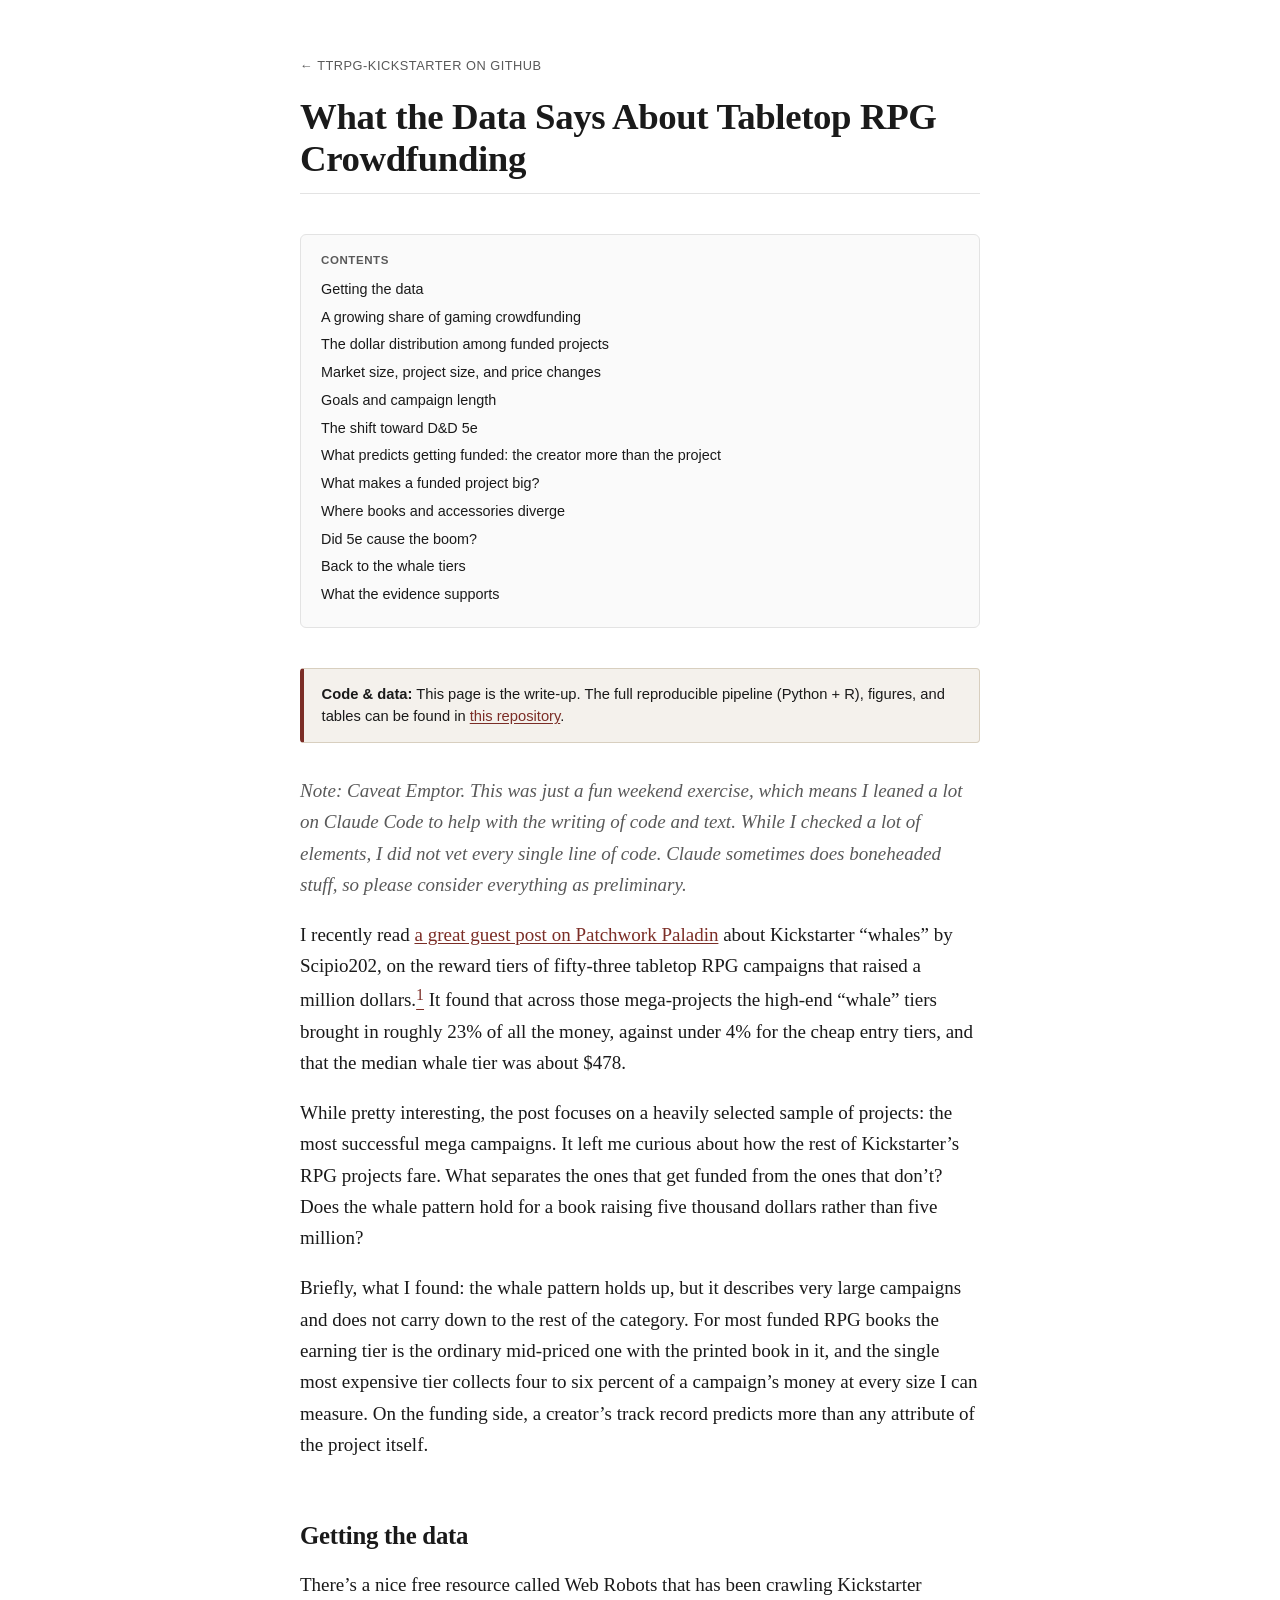
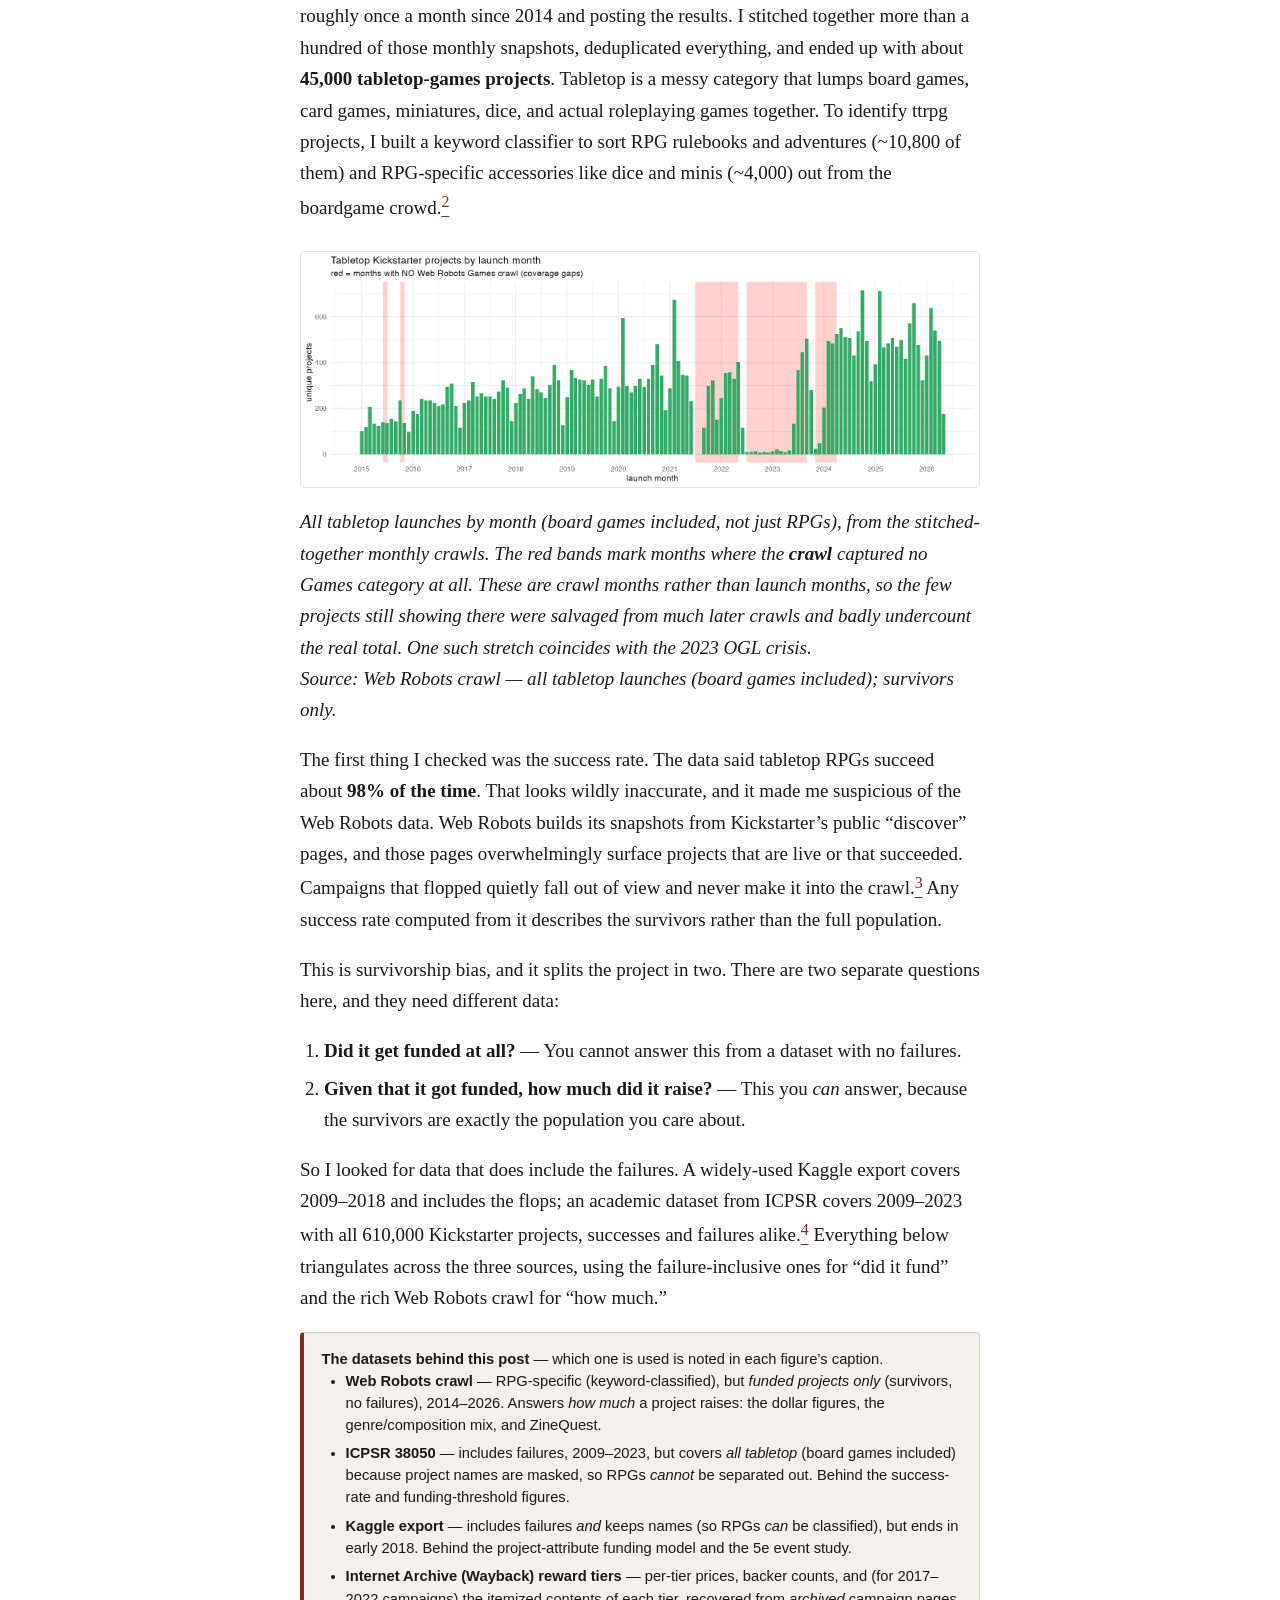
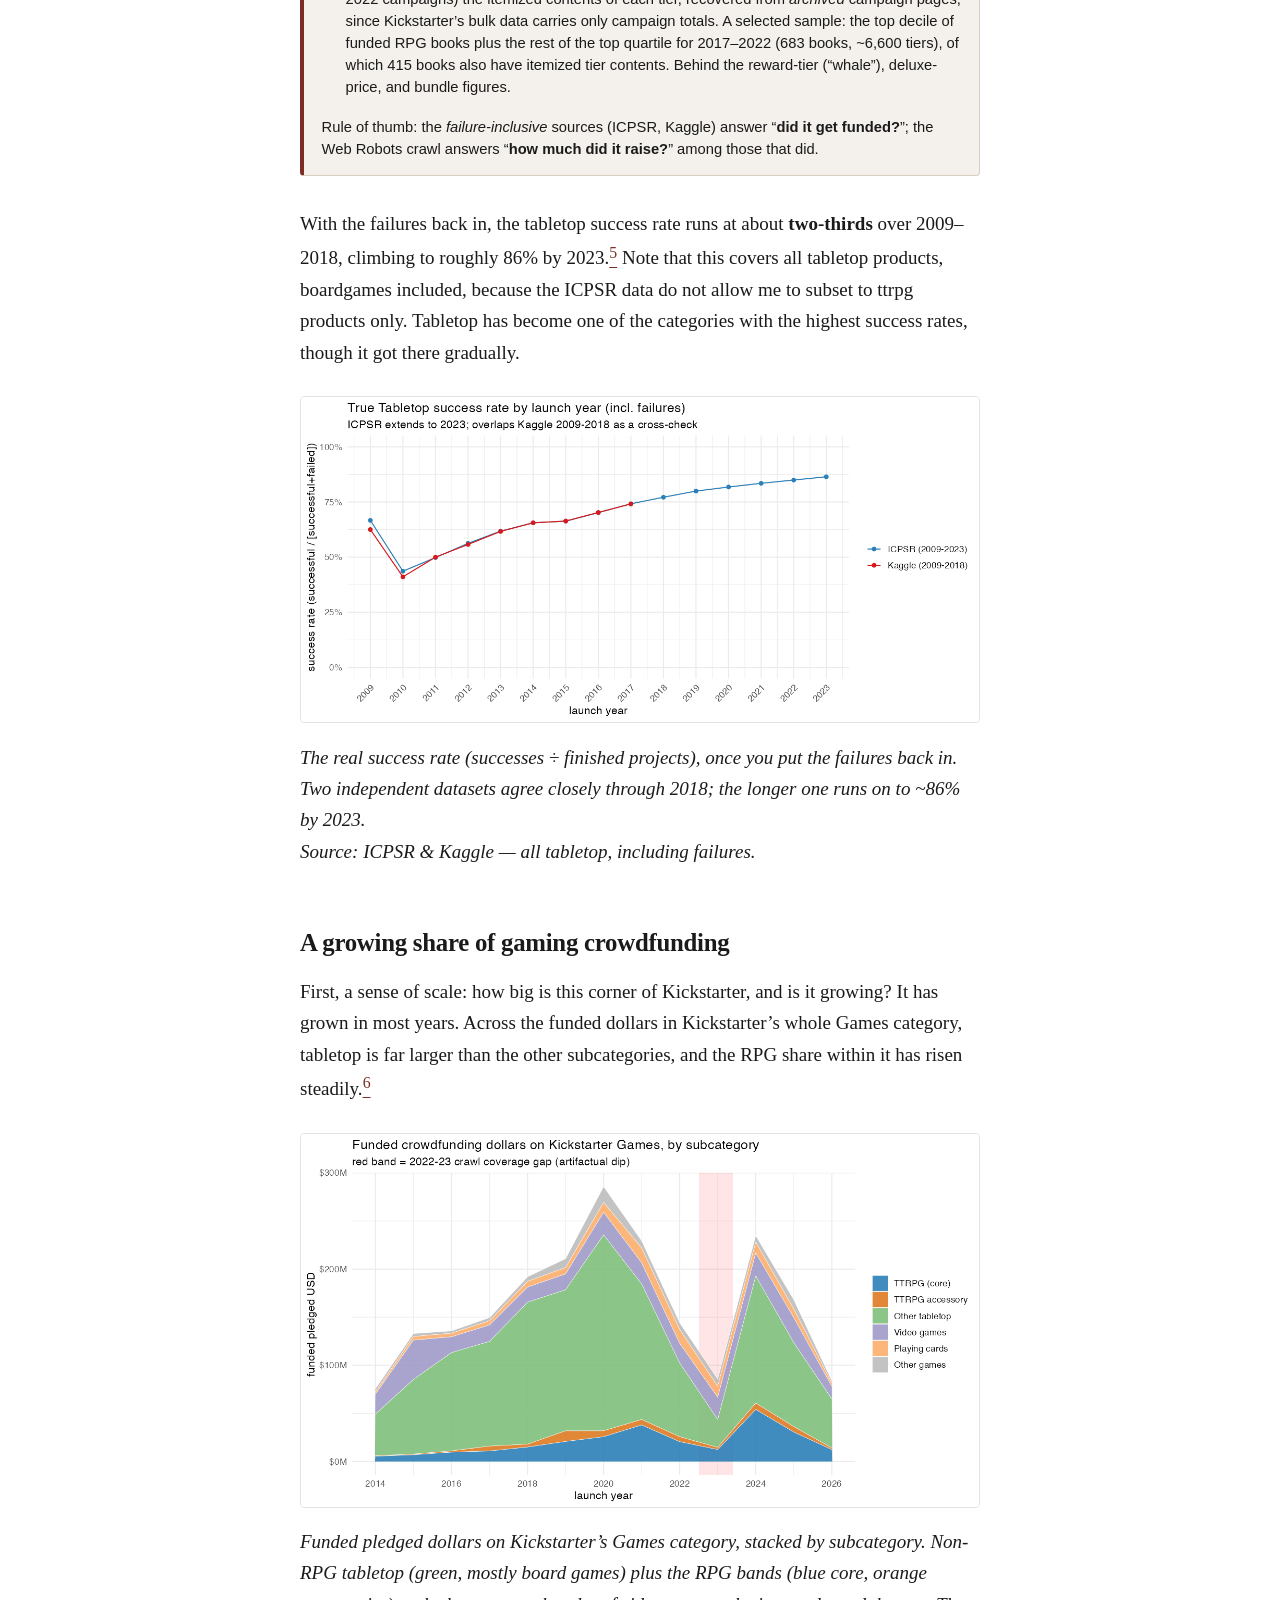
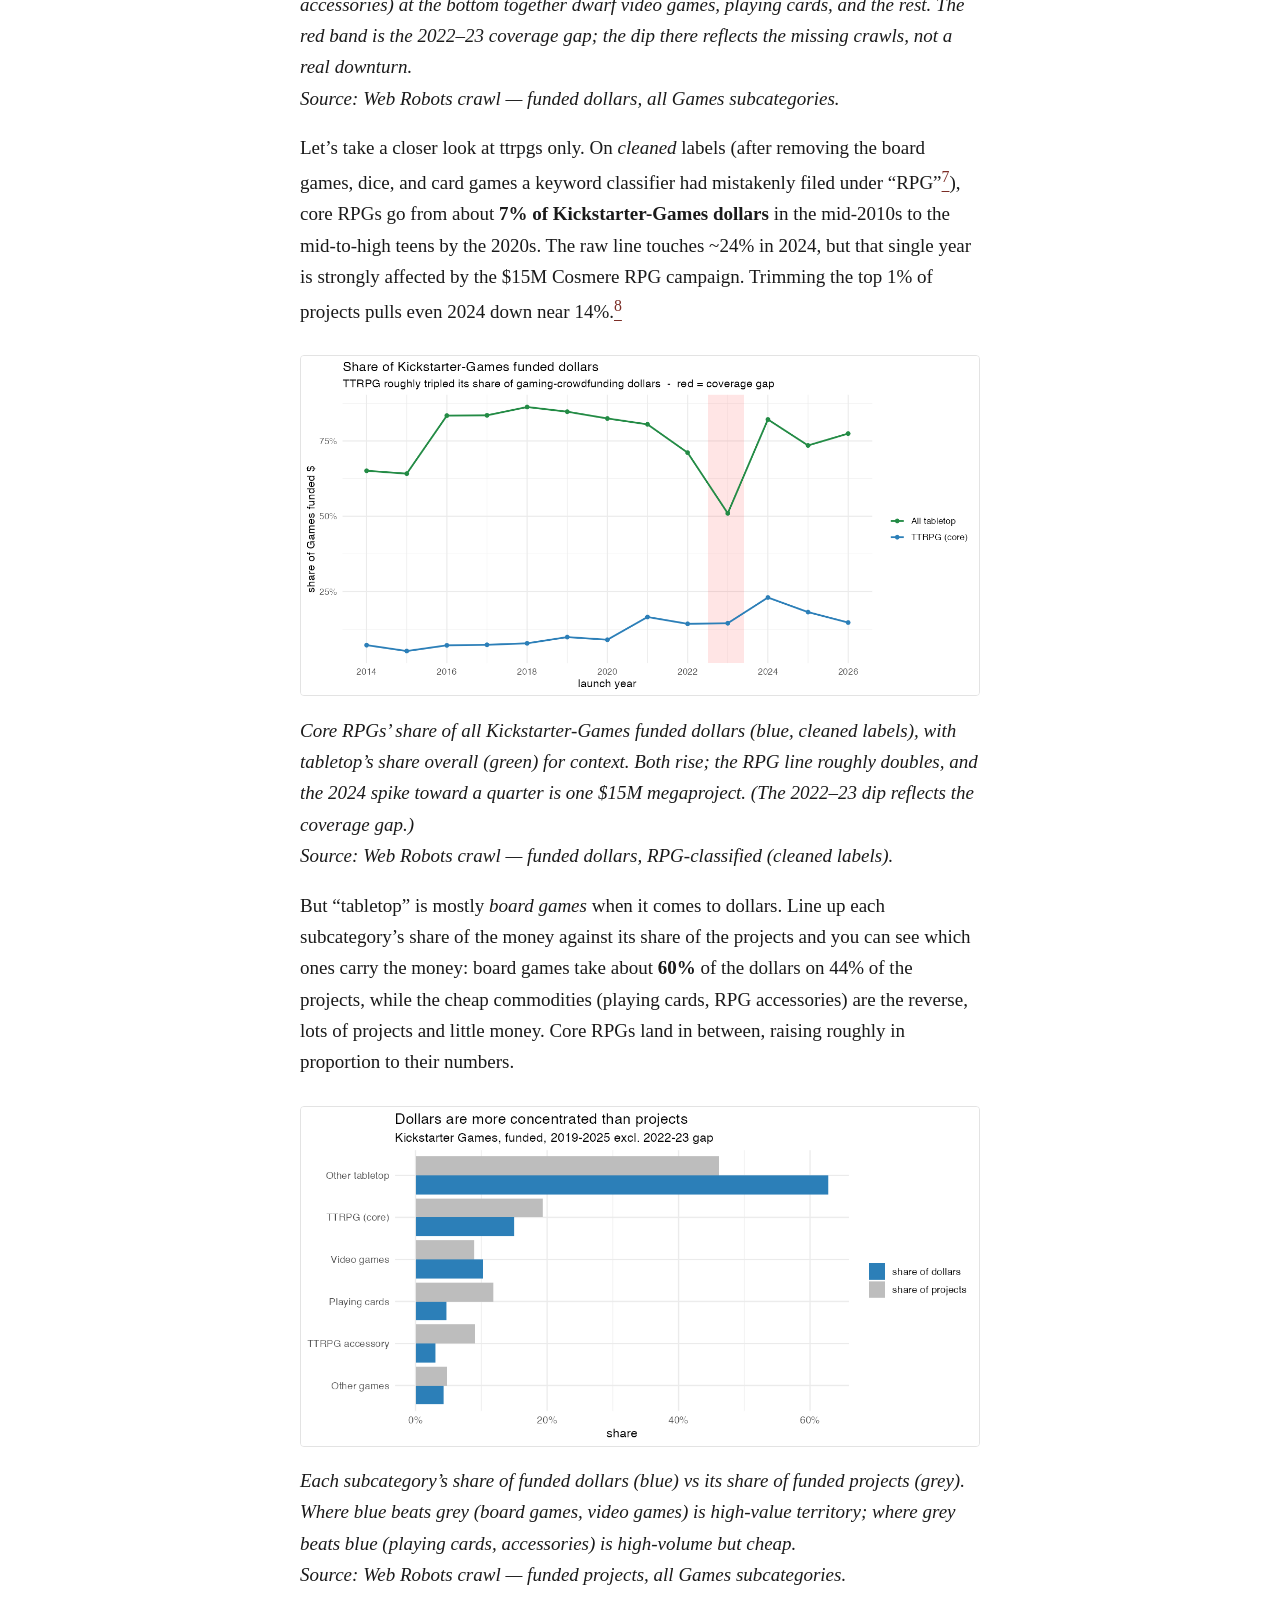
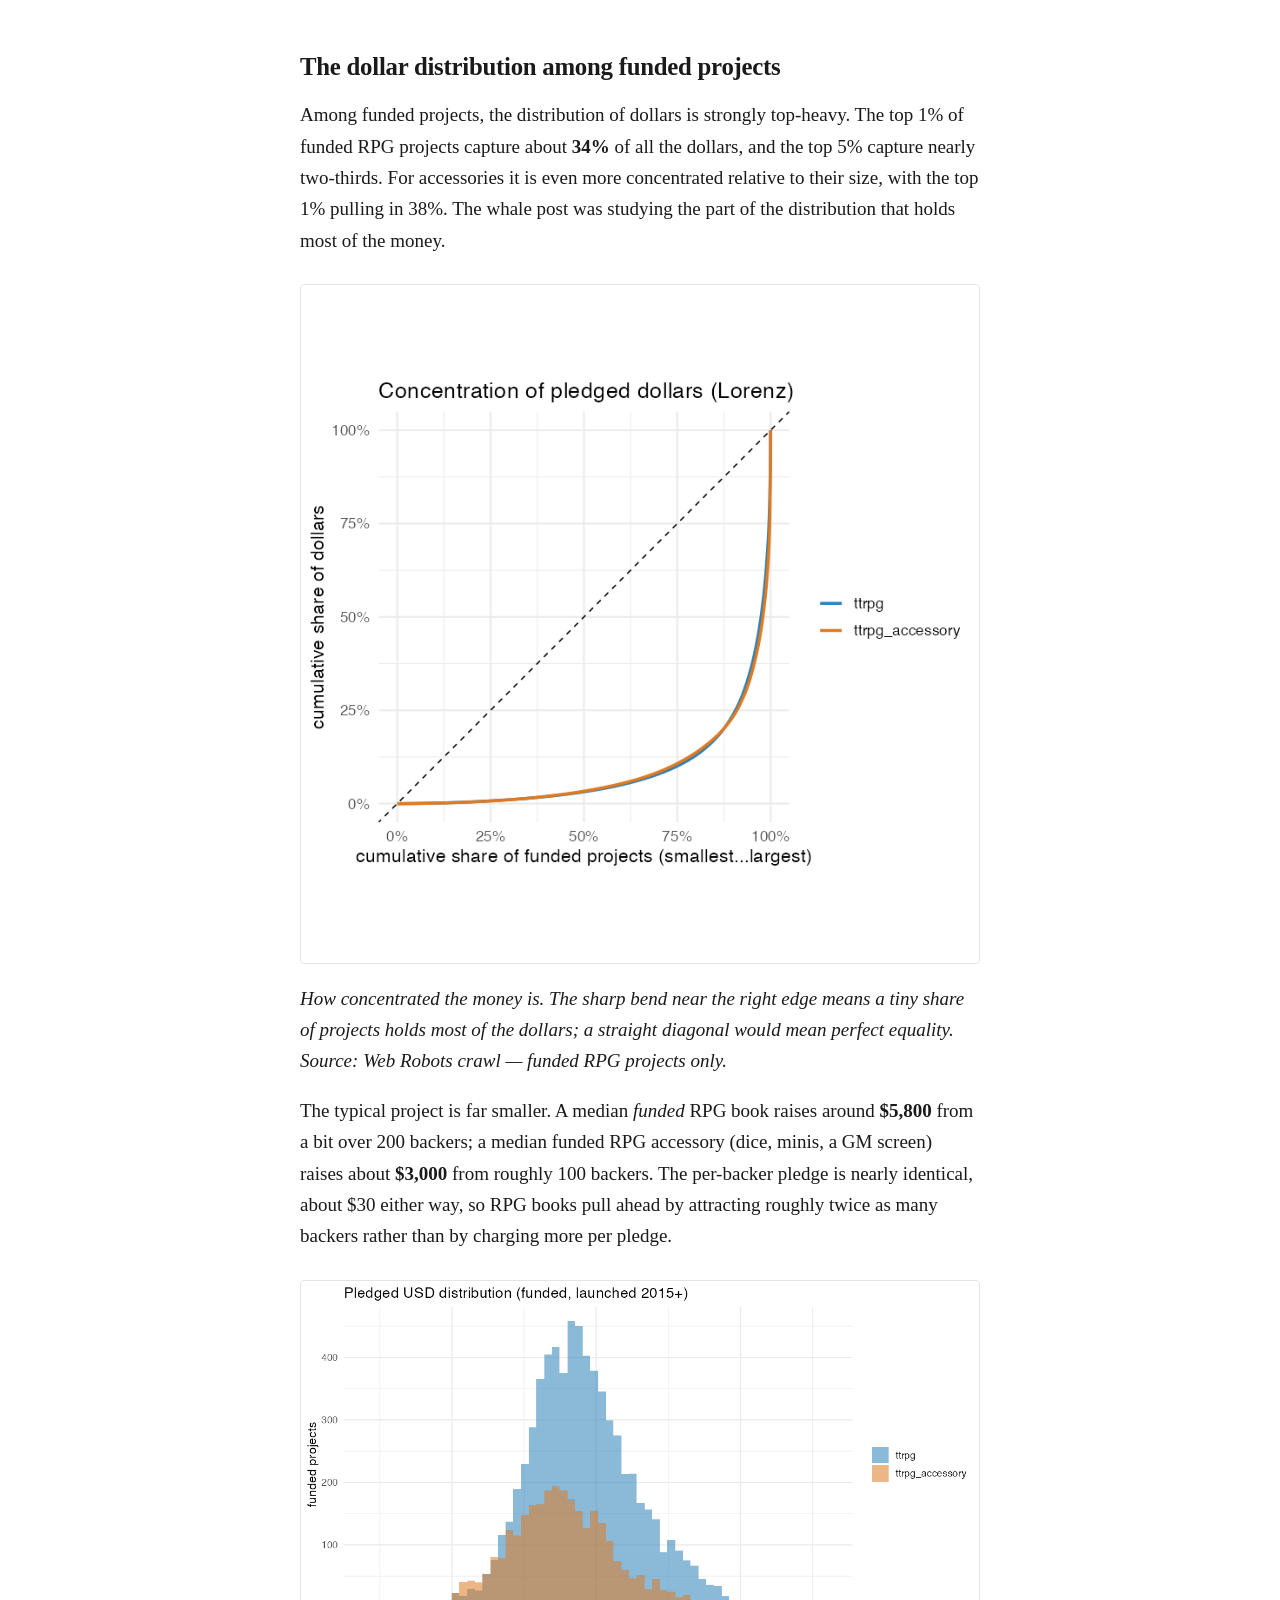
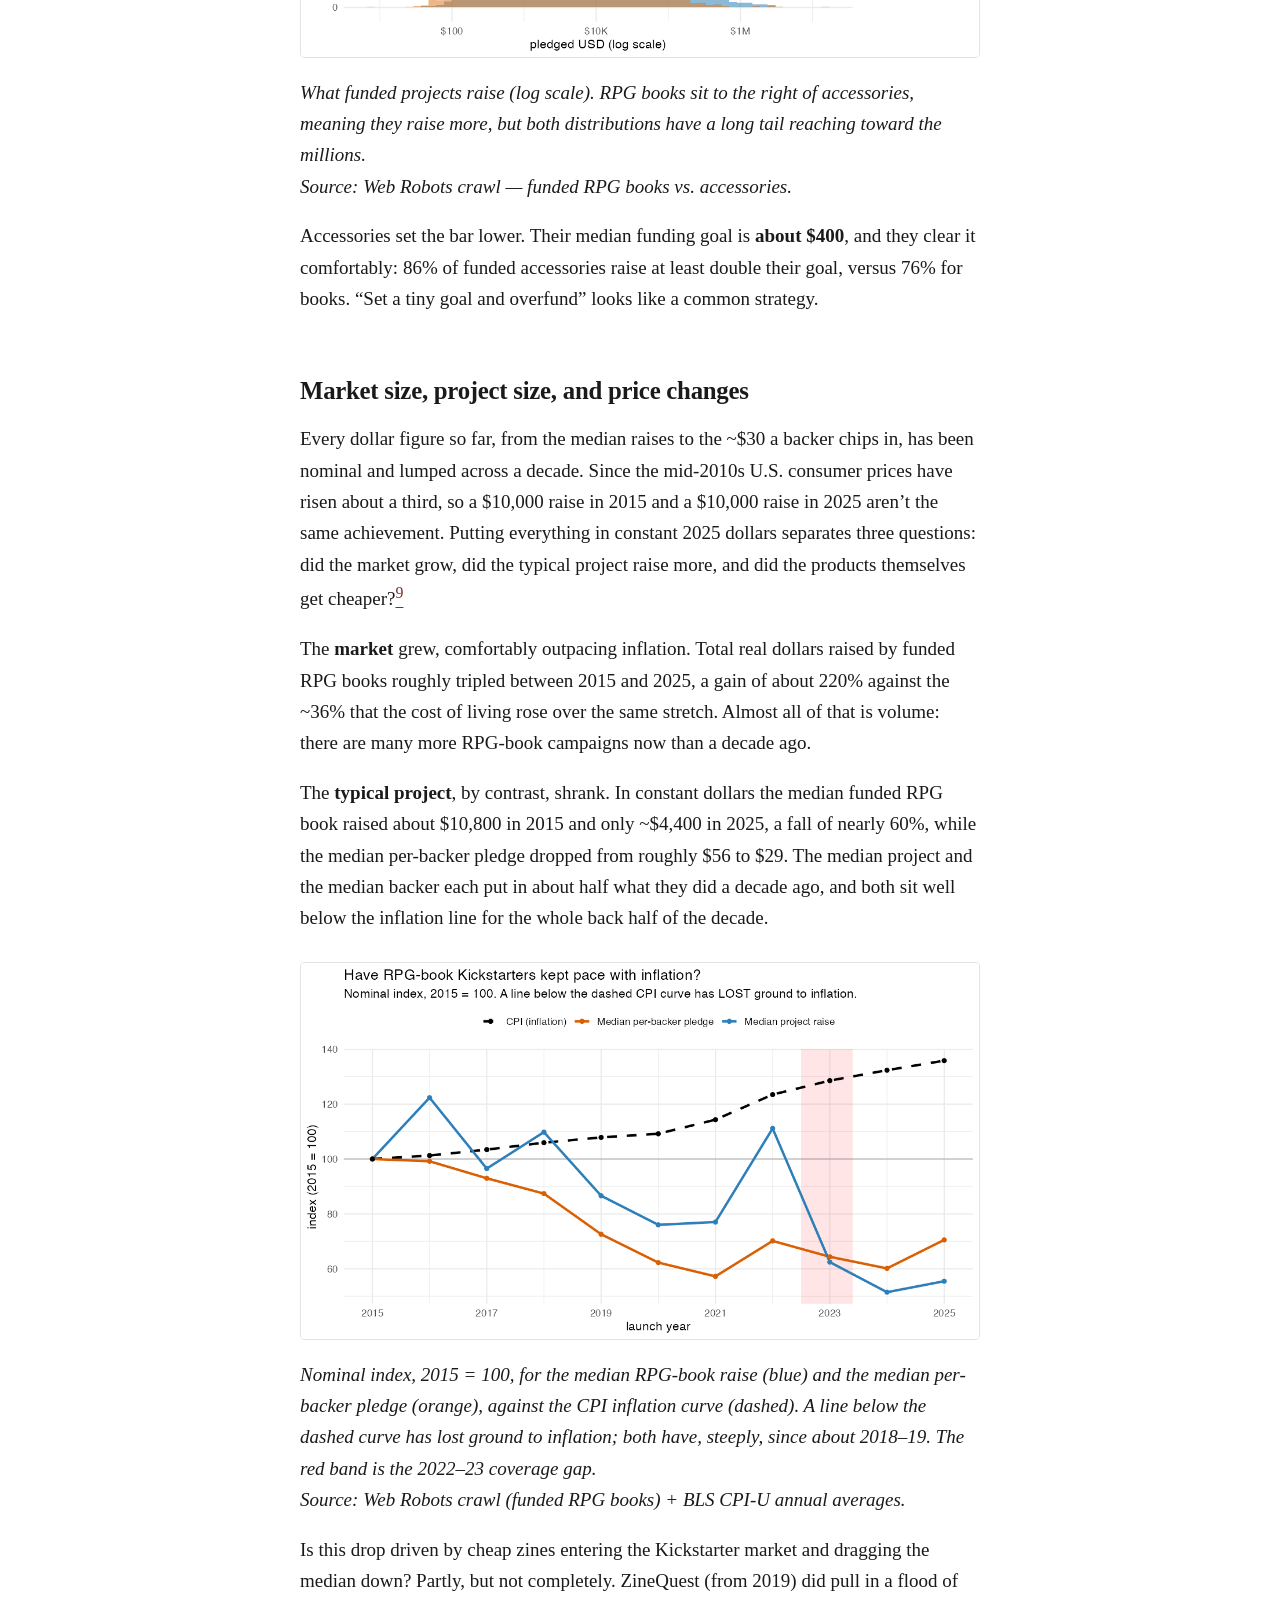
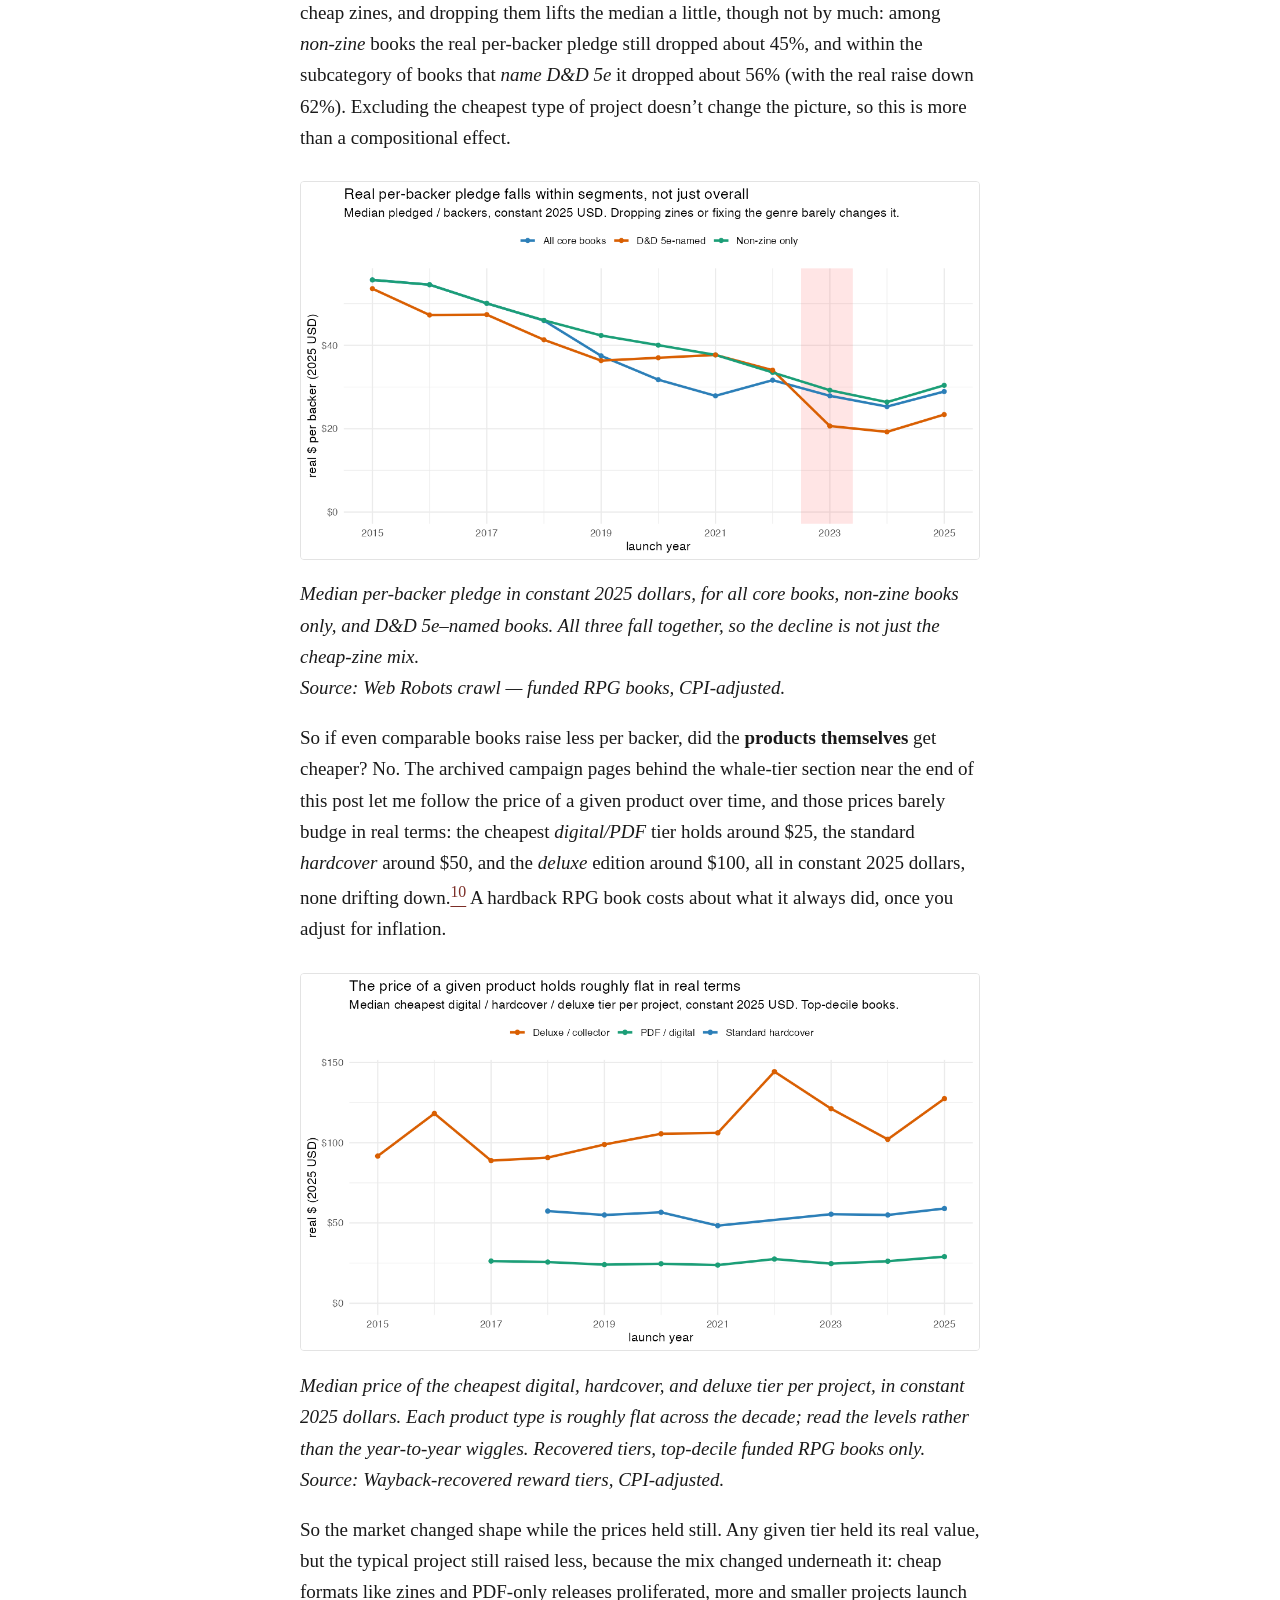
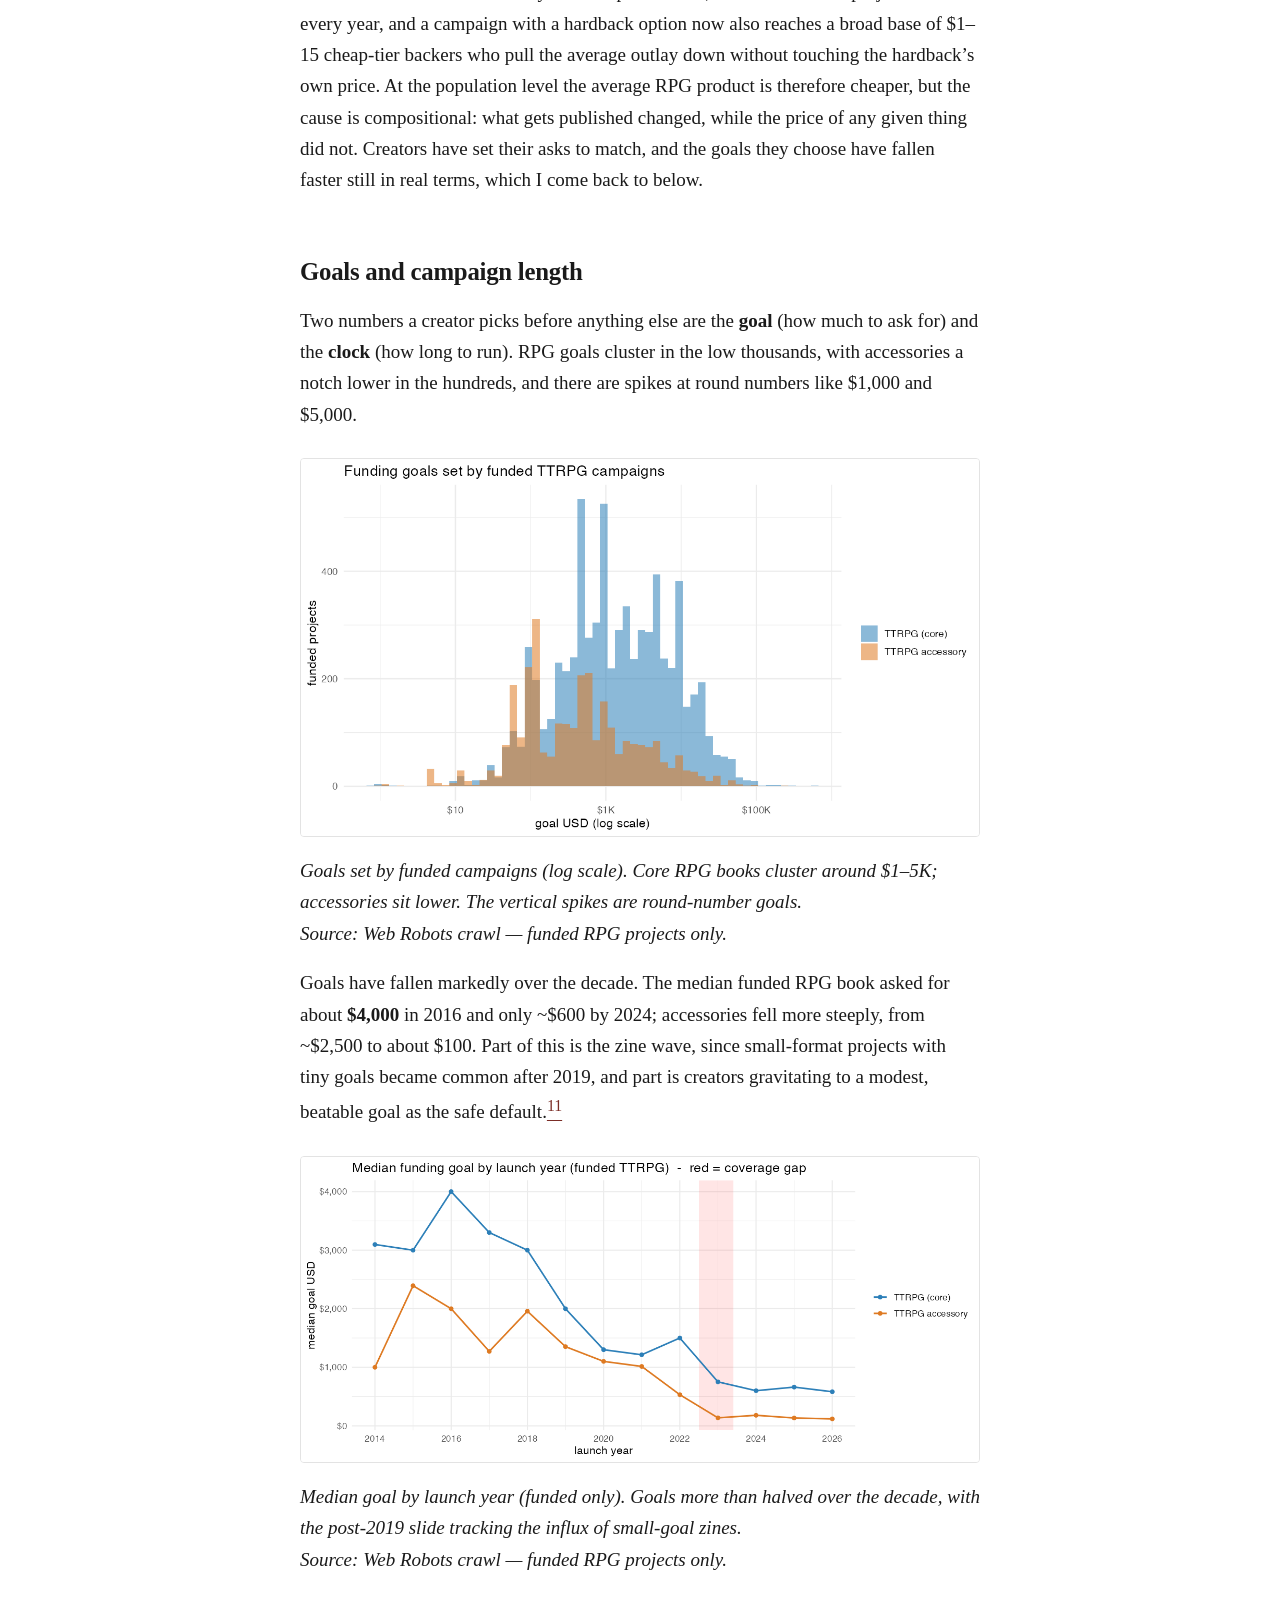
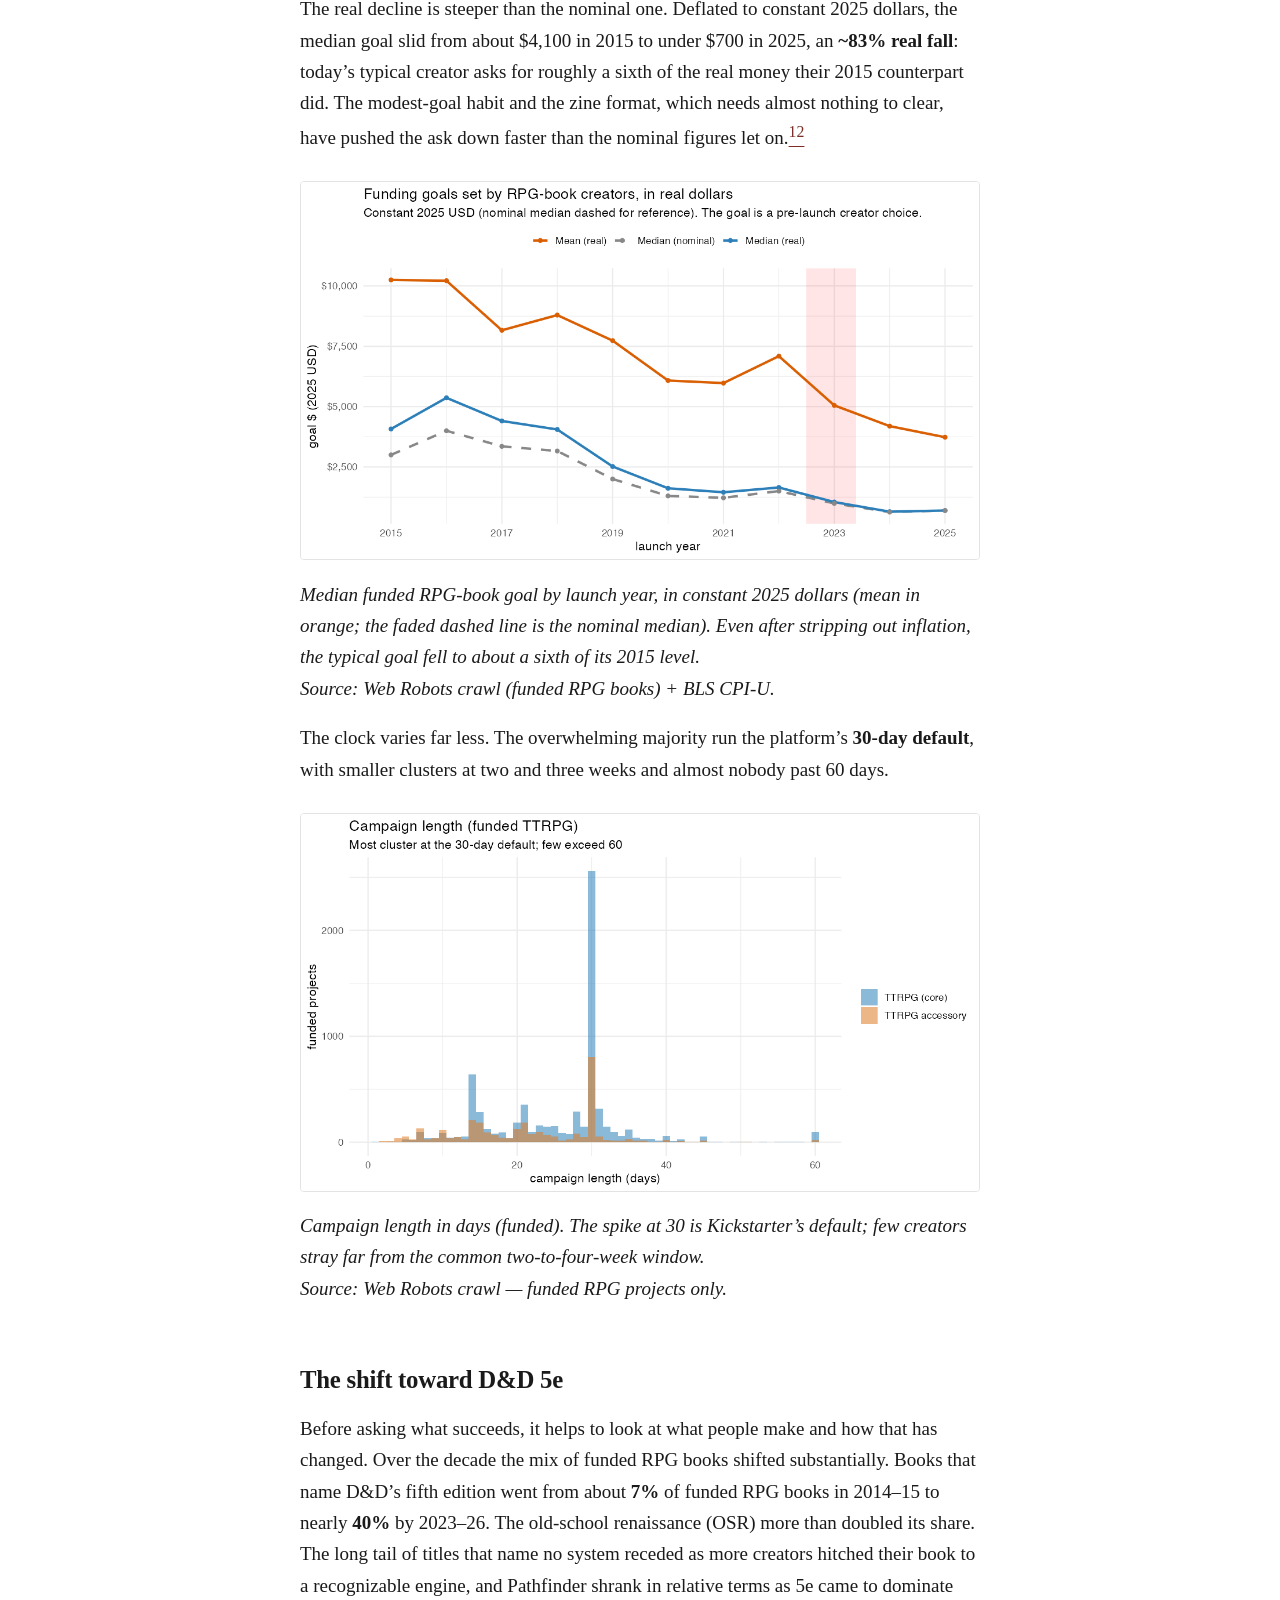
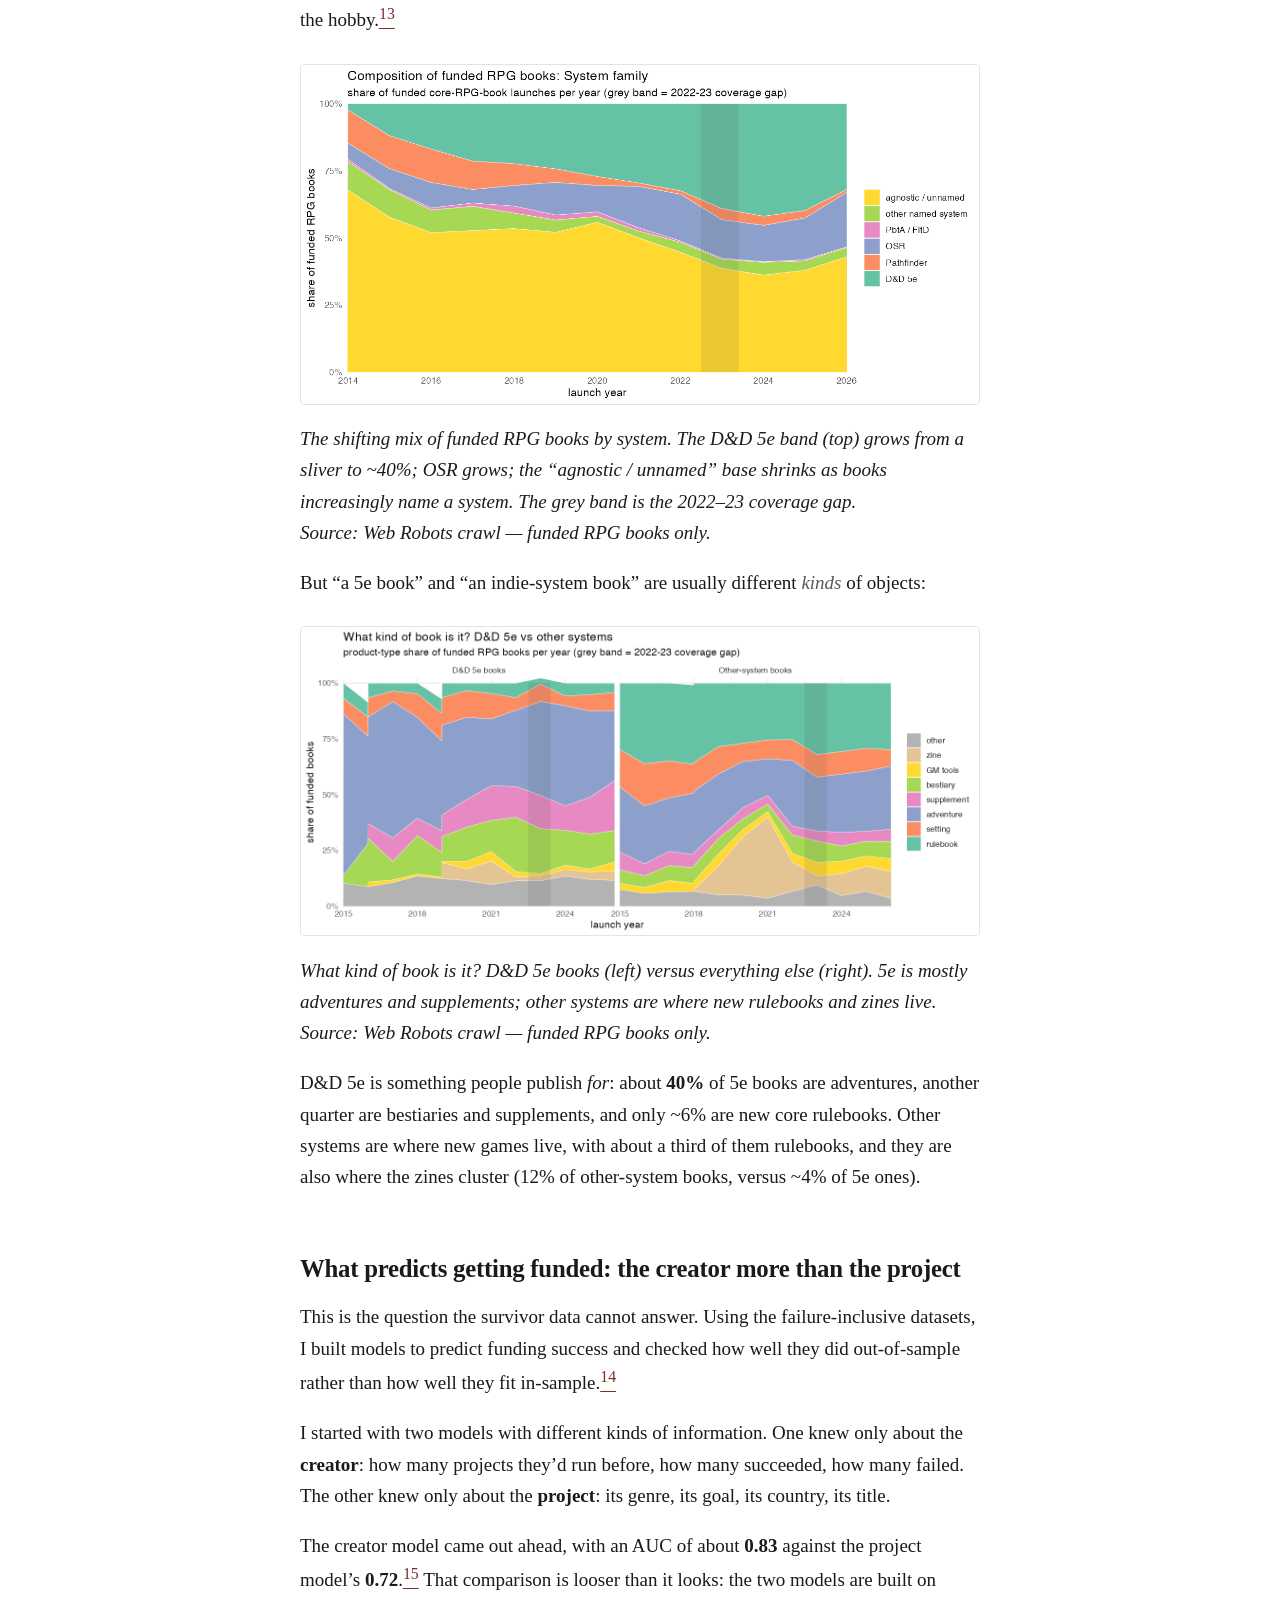
<file: docs/index.html>
<!DOCTYPE html>
<html lang="en">
<head>
  <meta charset="utf-8">
  <meta name="viewport" content="width=device-width, initial-scale=1">
  <meta name="description" content="A reproducible analysis of the tabletop RPG corner of Kickstarter: what gets funded, what raises a lot, and what actually caused the boom.">
  <title>What the Data Says About Tabletop RPG Crowdfunding</title>
  <link rel="stylesheet" href="style.css">
</head>
<body>
  <div class="wrap">
    <header class="site">
      <a class="home" href="https://github.com/alchemical-lich/ttrpg-kickstarter">&larr; ttrpg-kickstarter on GitHub</a>
      <h1>What the Data Says About Tabletop RPG Crowdfunding</h1>
    </header>
    <main>
      <nav id="TOC" role="doc-toc">
<ul>
<li><a href="#getting-the-data" id="toc-getting-the-data">Getting the
data</a></li>
<li><a href="#a-growing-share-of-gaming-crowdfunding"
id="toc-a-growing-share-of-gaming-crowdfunding">A growing share of
gaming crowdfunding</a></li>
<li><a href="#the-dollar-distribution-among-funded-projects"
id="toc-the-dollar-distribution-among-funded-projects">The dollar
distribution among funded projects</a></li>
<li><a href="#market-size-project-size-and-price-changes"
id="toc-market-size-project-size-and-price-changes">Market size, project
size, and price changes</a></li>
<li><a href="#goals-and-campaign-length"
id="toc-goals-and-campaign-length">Goals and campaign length</a></li>
<li><a href="#the-shift-toward-dd-5e"
id="toc-the-shift-toward-dd-5e">The shift toward D&amp;D 5e</a></li>
<li><a
href="#what-predicts-getting-funded-the-creator-more-than-the-project"
id="toc-what-predicts-getting-funded-the-creator-more-than-the-project">What
predicts getting funded: the creator more than the project</a></li>
<li><a href="#what-makes-a-funded-project-big"
id="toc-what-makes-a-funded-project-big">What makes a funded project
big?</a></li>
<li><a href="#where-books-and-accessories-diverge"
id="toc-where-books-and-accessories-diverge">Where books and accessories
diverge</a></li>
<li><a href="#did-5e-cause-the-boom" id="toc-did-5e-cause-the-boom">Did
5e cause the boom?</a></li>
<li><a href="#back-to-the-whale-tiers"
id="toc-back-to-the-whale-tiers">Back to the whale tiers</a></li>
<li><a href="#what-the-evidence-supports"
id="toc-what-the-evidence-supports">What the evidence supports</a></li>
</ul>
      </nav>
<div class="notice">
<p><strong>Code &amp; data:</strong> This page is the write-up. The full
reproducible pipeline (Python + R), figures, and tables can be found in
<a href="https://github.com/alchemical-lich/ttrpg-kickstarter">this
repository</a>.</p>
</div>
<p><em>Note: Caveat Emptor. This was just a fun weekend exercise, which
means I leaned a lot on Claude Code to help with the writing of code and
text. While I checked a lot of elements, I did not vet every single line
of code. Claude sometimes does boneheaded stuff, so please consider
everything as preliminary.</em></p>
<p>I recently read <a
href="https://patchworkpaladin.com/2026/05/18/kickstarter-whales-guest-post/">a
great guest post on Patchwork Paladin</a> about Kickstarter “whales” by
Scipio202, on the reward tiers of fifty-three tabletop RPG campaigns
that raised a million dollars.<a href="#fn1" class="footnote-ref"
id="fnref1" role="doc-noteref"><sup>1</sup></a> It found that across
those mega-projects the high-end “whale” tiers brought in roughly 23% of
all the money, against under 4% for the cheap entry tiers, and that the
median whale tier was about $478.</p>
<p>While pretty interesting, the post focuses on a heavily selected
sample of projects: the most successful mega campaigns. It left me
curious about how the rest of Kickstarter’s RPG projects fare. What
separates the ones that get funded from the ones that don’t? Does the
whale pattern hold for a book raising five thousand dollars rather than
five million?</p>
<p>Briefly, what I found: the whale pattern holds up, but it describes
very large campaigns and does not carry down to the rest of the
category. For most funded RPG books the earning tier is the ordinary
mid-priced one with the printed book in it, and the single most
expensive tier collects four to six percent of a campaign’s money at
every size I can measure. On the funding side, a creator’s track record
predicts more than any attribute of the project itself.</p>
<h2 id="getting-the-data">Getting the data</h2>
<p>There’s a nice free resource called Web Robots that has been crawling
Kickstarter roughly once a month since 2014 and posting the results. I
stitched together more than a hundred of those monthly snapshots,
deduplicated everything, and ended up with about <strong>45,000
tabletop-games projects</strong>. Tabletop is a messy category that
lumps board games, card games, miniatures, dice, and actual roleplaying
games together. To identify ttrpg projects, I built a keyword classifier
to sort RPG rulebooks and adventures (~10,800 of them) and RPG-specific
accessories like dice and minis (~4,000) out from the boardgame crowd.<a
href="#fn2" class="footnote-ref" id="fnref2"
role="doc-noteref"><sup>2</sup></a></p>
<p><img src="images/tabletop_launches_by_month_coverage.png"
alt="Tabletop launches by month, with coverage gaps shaded red" /></p>
<p><em>All tabletop launches by month (board games included, not just
RPGs), from the stitched-together monthly crawls. The red bands mark
months where the <strong>crawl</strong> captured no Games category at
all. These are crawl months rather than launch months, so the few
projects still showing there were salvaged from much later crawls and
badly undercount the real total. One such stretch coincides with the
2023 OGL crisis.</em><br />
<em>Source: Web Robots crawl — all tabletop launches (board games
included); survivors only.</em></p>
<p>The first thing I checked was the success rate. The data said
tabletop RPGs succeed about <strong>98% of the time</strong>. That looks
wildly inaccurate, and it made me suspicious of the Web Robots data. Web
Robots builds its snapshots from Kickstarter’s public “discover” pages,
and those pages overwhelmingly surface projects that are live or that
succeeded. Campaigns that flopped quietly fall out of view and never
make it into the crawl.<a href="#fn3" class="footnote-ref" id="fnref3"
role="doc-noteref"><sup>3</sup></a> Any success rate computed from it
describes the survivors rather than the full population.</p>
<p>This is survivorship bias, and it splits the project in two. There
are two separate questions here, and they need different data:</p>
<ol type="1">
<li><strong>Did it get funded at all?</strong> — You cannot answer this
from a dataset with no failures.</li>
<li><strong>Given that it got funded, how much did it raise?</strong> —
This you <em>can</em> answer, because the survivors are exactly the
population you care about.</li>
</ol>
<p>So I looked for data that does include the failures. A widely-used
Kaggle export covers 2009–2018 and includes the flops; an academic
dataset from ICPSR covers 2009–2023 with all 610,000 Kickstarter
projects, successes and failures alike.<a href="#fn4"
class="footnote-ref" id="fnref4" role="doc-noteref"><sup>4</sup></a>
Everything below triangulates across the three sources, using the
failure-inclusive ones for “did it fund” and the rich Web Robots crawl
for “how much.”</p>
<div class="notice">
<p><strong>The datasets behind this post</strong> — which one is used is
noted in each figure’s caption.</p>
<ul>
<li><strong>Web Robots crawl</strong> — RPG-specific
(keyword-classified), but <em>funded projects only</em> (survivors, no
failures), 2014–2026. Answers <em>how much</em> a project raises: the
dollar figures, the genre/composition mix, and ZineQuest.</li>
<li><strong>ICPSR 38050</strong> — includes failures, 2009–2023, but
covers <em>all tabletop</em> (board games included) because project
names are masked, so RPGs <em>cannot</em> be separated out. Behind the
success-rate and funding-threshold figures.</li>
<li><strong>Kaggle export</strong> — includes failures <em>and</em>
keeps names (so RPGs <em>can</em> be classified), but ends in early
2018. Behind the project-attribute funding model and the 5e event
study.</li>
<li><strong>Internet Archive (Wayback) reward tiers</strong> — per-tier
prices, backer counts, and (for 2017–2022 campaigns) the itemized
contents of each tier, recovered from <em>archived</em> campaign pages,
since Kickstarter’s bulk data carries only campaign totals. A selected
sample: the top decile of funded RPG books plus the rest of the top
quartile for 2017–2022 (683 books, ~6,600 tiers), of which 415 books
also have itemized tier contents. Behind the reward-tier (“whale”),
deluxe-price, and bundle figures.</li>
</ul>
<p>Rule of thumb: the <em>failure-inclusive</em> sources (ICPSR, Kaggle)
answer “<strong>did it get funded?</strong>”; the Web Robots crawl
answers “<strong>how much did it raise?</strong>” among those that
did.</p>
</div>
<p>With the failures back in, the tabletop success rate runs at about
<strong>two-thirds</strong> over 2009–2018, climbing to roughly 86% by
2023.<a href="#fn5" class="footnote-ref" id="fnref5"
role="doc-noteref"><sup>5</sup></a> Note that this covers all tabletop
products, boardgames included, because the ICPSR data do not allow me to
subset to ttrpg products only. Tabletop has become one of the categories
with the highest success rates, though it got there gradually.</p>
<p><img src="images/icpsr_success_by_year.png"
alt="True tabletop success rate by year, two sources" /></p>
<p><em>The real success rate (successes ÷ finished projects), once you
put the failures back in. Two independent datasets agree closely through
2018; the longer one runs on to ~86% by 2023.</em><br />
<em>Source: ICPSR &amp; Kaggle — all tabletop, including
failures.</em></p>
<h2 id="a-growing-share-of-gaming-crowdfunding">A growing share of
gaming crowdfunding</h2>
<p>First, a sense of scale: how big is this corner of Kickstarter, and
is it growing? It has grown in most years. Across the funded dollars in
Kickstarter’s whole Games category, tabletop is far larger than the
other subcategories, and the RPG share within it has risen steadily.<a
href="#fn6" class="footnote-ref" id="fnref6"
role="doc-noteref"><sup>6</sup></a></p>
<p><img src="images/desc_market_dollars_by_year.png"
alt="Funded dollars across Kickstarter Games subcategories by year" /></p>
<p><em>Funded pledged dollars on Kickstarter’s Games category, stacked
by subcategory. Non-RPG tabletop (green, mostly board games) plus the
RPG bands (blue core, orange accessories) at the bottom together dwarf
video games, playing cards, and the rest. The red band is the 2022–23
coverage gap; the dip there reflects the missing crawls, not a real
downturn.</em><br />
<em>Source: Web Robots crawl — funded dollars, all Games
subcategories.</em></p>
<p>Let’s take a closer look at ttrpgs only. On <em>cleaned</em> labels
(after removing the board games, dice, and card games a keyword
classifier had mistakenly filed under “RPG”<a href="#fn7"
class="footnote-ref" id="fnref7" role="doc-noteref"><sup>7</sup></a>),
core RPGs go from about <strong>7% of Kickstarter-Games dollars</strong>
in the mid-2010s to the mid-to-high teens by the 2020s. The raw line
touches ~24% in 2024, but that single year is strongly affected by the
$15M Cosmere RPG campaign. Trimming the top 1% of projects pulls even
2024 down near 14%.<a href="#fn8" class="footnote-ref" id="fnref8"
role="doc-noteref"><sup>8</sup></a></p>
<p><img src="images/desc_ttrpg_share_of_games.png"
alt="Core RPG share of Kickstarter-Games funded dollars over time" /></p>
<p><em>Core RPGs’ share of all Kickstarter-Games funded dollars (blue,
cleaned labels), with tabletop’s share overall (green) for context. Both
rise; the RPG line roughly doubles, and the 2024 spike toward a quarter
is one $15M megaproject. (The 2022–23 dip reflects the coverage
gap.)</em><br />
<em>Source: Web Robots crawl — funded dollars, RPG-classified (cleaned
labels).</em></p>
<p>But “tabletop” is mostly <em>board games</em> when it comes to
dollars. Line up each subcategory’s share of the money against its share
of the projects and you can see which ones carry the money: board games
take about <strong>60%</strong> of the dollars on 44% of the projects,
while the cheap commodities (playing cards, RPG accessories) are the
reverse, lots of projects and little money. Core RPGs land in between,
raising roughly in proportion to their numbers.</p>
<p><img src="images/desc_share_dollars_vs_projects.png"
alt="Share of dollars vs share of projects, by Games subcategory" /></p>
<p><em>Each subcategory’s share of funded dollars (blue) vs its share of
funded projects (grey). Where blue beats grey (board games, video games)
is high-value territory; where grey beats blue (playing cards,
accessories) is high-volume but cheap.</em><br />
<em>Source: Web Robots crawl — funded projects, all Games
subcategories.</em></p>
<h2 id="the-dollar-distribution-among-funded-projects">The dollar
distribution among funded projects</h2>
<p>Among funded projects, the distribution of dollars is strongly
top-heavy. The top 1% of funded RPG projects capture about
<strong>34%</strong> of all the dollars, and the top 5% capture nearly
two-thirds. For accessories it is even more concentrated relative to
their size, with the top 1% pulling in 38%. The whale post was studying
the part of the distribution that holds most of the money.</p>
<p><img src="images/desc_lorenz_dollars.png"
alt="Lorenz curve of pledged dollars" /></p>
<p><em>How concentrated the money is. The sharp bend near the right edge
means a tiny share of projects holds most of the dollars; a straight
diagonal would mean perfect equality.</em><br />
<em>Source: Web Robots crawl — funded RPG projects only.</em></p>
<p>The typical project is far smaller. A median <em>funded</em> RPG book
raises around <strong>$5,800</strong> from a bit over 200 backers; a
median funded RPG accessory (dice, minis, a GM screen) raises about
<strong>$3,000</strong> from roughly 100 backers. The per-backer pledge
is nearly identical, about $30 either way, so RPG books pull ahead by
attracting roughly twice as many backers rather than by charging more
per pledge.</p>
<p><img src="images/desc_pledged_hist_log.png"
alt="Distribution of pledged dollars, RPG books vs accessories" /></p>
<p><em>What funded projects raise (log scale). RPG books sit to the
right of accessories, meaning they raise more, but both distributions
have a long tail reaching toward the millions.</em><br />
<em>Source: Web Robots crawl — funded RPG books
vs. accessories.</em></p>
<p>Accessories set the bar lower. Their median funding goal is
<strong>about $400</strong>, and they clear it comfortably: 86% of
funded accessories raise at least double their goal, versus 76% for
books. “Set a tiny goal and overfund” looks like a common strategy.</p>
<h2 id="market-size-project-size-and-price-changes">Market size, project
size, and price changes</h2>
<p>Every dollar figure so far, from the median raises to the ~$30 a
backer chips in, has been nominal and lumped across a decade. Since the
mid-2010s U.S. consumer prices have risen about a third, so a $10,000
raise in 2015 and a $10,000 raise in 2025 aren’t the same achievement.
Putting everything in constant 2025 dollars separates three questions:
did the market grow, did the typical project raise more, and did the
products themselves get cheaper?<a href="#fn9" class="footnote-ref"
id="fnref9" role="doc-noteref"><sup>9</sup></a></p>
<p>The <strong>market</strong> grew, comfortably outpacing inflation.
Total real dollars raised by funded RPG books roughly tripled between
2015 and 2025, a gain of about 220% against the ~36% that the cost of
living rose over the same stretch. Almost all of that is volume: there
are many more RPG-book campaigns now than a decade ago.</p>
<p>The <strong>typical project</strong>, by contrast, shrank. In
constant dollars the median funded RPG book raised about $10,800 in 2015
and only ~$4,400 in 2025, a fall of nearly 60%, while the median
per-backer pledge dropped from roughly $56 to $29. The median project
and the median backer each put in about half what they did a decade ago,
and both sit well below the inflation line for the whole back half of
the decade.</p>
<p><img src="images/real_index_vs_inflation.png"
alt="Median raise and per-backer pledge against inflation" /></p>
<p><em>Nominal index, 2015 = 100, for the median RPG-book raise (blue)
and the median per-backer pledge (orange), against the CPI inflation
curve (dashed). A line below the dashed curve has lost ground to
inflation; both have, steeply, since about 2018–19. The red band is the
2022–23 coverage gap.</em><br />
<em>Source: Web Robots crawl (funded RPG books) + BLS CPI-U annual
averages.</em></p>
<p>Is this drop driven by cheap zines entering the Kickstarter market
and dragging the median down? Partly, but not completely. ZineQuest
(from 2019) did pull in a flood of cheap zines, and dropping them lifts
the median a little, though not by much: among <em>non-zine</em> books
the real per-backer pledge still dropped about 45%, and within the
subcategory of books that <em>name D&amp;D 5e</em> it dropped about 56%
(with the real raise down 62%). Excluding the cheapest type of project
doesn’t change the picture, so this is more than a compositional
effect.</p>
<p><img src="images/real_per_backer_pledge.png"
alt="Real per-backer pledge, by segment" /></p>
<p><em>Median per-backer pledge in constant 2025 dollars, for all core
books, non-zine books only, and D&amp;D 5e–named books. All three fall
together, so the decline is not just the cheap-zine mix.</em><br />
<em>Source: Web Robots crawl — funded RPG books, CPI-adjusted.</em></p>
<p>So if even comparable books raise less per backer, did the
<strong>products themselves</strong> get cheaper? No. The archived
campaign pages behind the whale-tier section near the end of this post
let me follow the price of a given product over time, and those prices
barely budge in real terms: the cheapest <em>digital/PDF</em> tier holds
around $25, the standard <em>hardcover</em> around $50, and the
<em>deluxe</em> edition around $100, all in constant 2025 dollars, none
drifting down.<a href="#fn10" class="footnote-ref" id="fnref10"
role="doc-noteref"><sup>10</sup></a> A hardback RPG book costs about
what it always did, once you adjust for inflation.</p>
<p><img src="images/real_tier_ladder.png"
alt="The real price of each product type holds flat" /></p>
<p><em>Median price of the cheapest digital, hardcover, and deluxe tier
per project, in constant 2025 dollars. Each product type is roughly flat
across the decade; read the levels rather than the year-to-year wiggles.
Recovered tiers, top-decile funded RPG books only.</em><br />
<em>Source: Wayback-recovered reward tiers, CPI-adjusted.</em></p>
<p>So the market changed shape while the prices held still. Any given
tier held its real value, but the typical project still raised less,
because the mix changed underneath it: cheap formats like zines and
PDF-only releases proliferated, more and smaller projects launch every
year, and a campaign with a hardback option now also reaches a broad
base of $1–15 cheap-tier backers who pull the average outlay down
without touching the hardback’s own price. At the population level the
average RPG product is therefore cheaper, but the cause is
compositional: what gets published changed, while the price of any given
thing did not. Creators have set their asks to match, and the goals they
choose have fallen faster still in real terms, which I come back to
below.</p>
<h2 id="goals-and-campaign-length">Goals and campaign length</h2>
<p>Two numbers a creator picks before anything else are the
<strong>goal</strong> (how much to ask for) and the
<strong>clock</strong> (how long to run). RPG goals cluster in the low
thousands, with accessories a notch lower in the hundreds, and there are
spikes at round numbers like $1,000 and $5,000.</p>
<p><img src="images/desc_goal_hist_log.png"
alt="Distribution of funding goals, RPG books vs accessories" /></p>
<p><em>Goals set by funded campaigns (log scale). Core RPG books cluster
around $1–5K; accessories sit lower. The vertical spikes are
round-number goals.</em><br />
<em>Source: Web Robots crawl — funded RPG projects only.</em></p>
<p>Goals have fallen markedly over the decade. The median funded RPG
book asked for about <strong>$4,000</strong> in 2016 and only ~$600 by
2024; accessories fell more steeply, from ~$2,500 to about $100. Part of
this is the zine wave, since small-format projects with tiny goals
became common after 2019, and part is creators gravitating to a modest,
beatable goal as the safe default.<a href="#fn11" class="footnote-ref"
id="fnref11" role="doc-noteref"><sup>11</sup></a></p>
<p><img src="images/desc_median_goal_by_year.png"
alt="Median funding goal by launch year" /></p>
<p><em>Median goal by launch year (funded only). Goals more than halved
over the decade, with the post-2019 slide tracking the influx of
small-goal zines.</em><br />
<em>Source: Web Robots crawl — funded RPG projects only.</em></p>
<p>The real decline is steeper than the nominal one. Deflated to
constant 2025 dollars, the median goal slid from about $4,100 in 2015 to
under $700 in 2025, an <strong>~83% real fall</strong>: today’s typical
creator asks for roughly a sixth of the real money their 2015
counterpart did. The modest-goal habit and the zine format, which needs
almost nothing to clear, have pushed the ask down faster than the
nominal figures let on.<a href="#fn12" class="footnote-ref" id="fnref12"
role="doc-noteref"><sup>12</sup></a></p>
<p><img src="images/real_goal_by_year.png"
alt="Median funding goal in real terms" /></p>
<p><em>Median funded RPG-book goal by launch year, in constant 2025
dollars (mean in orange; the faded dashed line is the nominal median).
Even after stripping out inflation, the typical goal fell to about a
sixth of its 2015 level.</em><br />
<em>Source: Web Robots crawl (funded RPG books) + BLS CPI-U.</em></p>
<p>The clock varies far less. The overwhelming majority run the
platform’s <strong>30-day default</strong>, with smaller clusters at two
and three weeks and almost nobody past 60 days.</p>
<p><img src="images/desc_duration_hist.png"
alt="Distribution of campaign lengths" /></p>
<p><em>Campaign length in days (funded). The spike at 30 is
Kickstarter’s default; few creators stray far from the common
two-to-four-week window.</em><br />
<em>Source: Web Robots crawl — funded RPG projects only.</em></p>
<h2 id="the-shift-toward-dd-5e">The shift toward D&amp;D 5e</h2>
<p>Before asking what succeeds, it helps to look at what people make and
how that has changed. Over the decade the mix of funded RPG books
shifted substantially. Books that name D&amp;D’s fifth edition went from
about <strong>7%</strong> of funded RPG books in 2014–15 to nearly
<strong>40%</strong> by 2023–26. The old-school renaissance (OSR) more
than doubled its share. The long tail of titles that name no system
receded as more creators hitched their book to a recognizable engine,
and Pathfinder shrank in relative terms as 5e came to dominate the
hobby.<a href="#fn13" class="footnote-ref" id="fnref13"
role="doc-noteref"><sup>13</sup></a></p>
<p><img src="images/comp_system_family.png"
alt="Composition of funded RPG books by system family over time" /></p>
<p><em>The shifting mix of funded RPG books by system. The D&amp;D 5e
band (top) grows from a sliver to ~40%; OSR grows; the “agnostic /
unnamed” base shrinks as books increasingly name a system. The grey band
is the 2022–23 coverage gap.</em><br />
<em>Source: Web Robots crawl — funded RPG books only.</em></p>
<p>But “a 5e book” and “an indie-system book” are usually different
<em>kinds</em> of objects:</p>
<p><img src="images/comp_producttype_5e_split.png"
alt="Product-type mix, D&amp;D 5e books vs other-system books" /></p>
<p><em>What kind of book is it? D&amp;D 5e books (left) versus
everything else (right). 5e is mostly adventures and supplements; other
systems are where new rulebooks and zines live.</em><br />
<em>Source: Web Robots crawl — funded RPG books only.</em></p>
<p>D&amp;D 5e is something people publish <em>for</em>: about
<strong>40%</strong> of 5e books are adventures, another quarter are
bestiaries and supplements, and only ~6% are new core rulebooks. Other
systems are where new games live, with about a third of them rulebooks,
and they are also where the zines cluster (12% of other-system books,
versus ~4% of 5e ones).</p>
<h2
id="what-predicts-getting-funded-the-creator-more-than-the-project">What
predicts getting funded: the creator more than the project</h2>
<p>This is the question the survivor data cannot answer. Using the
failure-inclusive datasets, I built models to predict funding success
and checked how well they did out-of-sample rather than how well they
fit in-sample.<a href="#fn14" class="footnote-ref" id="fnref14"
role="doc-noteref"><sup>14</sup></a></p>
<p>I started with two models with different kinds of information. One
knew only about the <strong>creator</strong>: how many projects they’d
run before, how many succeeded, how many failed. The other knew only
about the <strong>project</strong>: its genre, its goal, its country,
its title.</p>
<p>The creator model came out ahead, with an AUC of about
<strong>0.83</strong> against the project model’s
<strong>0.72</strong>.<a href="#fn15" class="footnote-ref" id="fnref15"
role="doc-noteref"><sup>15</sup></a> That comparison is looser than it
looks: the two models are built on different datasets (only one source
pairs creator IDs with failures, only the other carries project names),
the creator-history model isn’t even RPG-specific, and both are anchored
in the 2010s, so this is a decomposition across sources rather than a
head-to-head on the same projects.<a href="#fn16" class="footnote-ref"
id="fnref16" role="doc-noteref"><sup>16</sup></a> Read with that caveat,
the finding points one way: <em>who is asking</em> looks at least as
predictive as <em>what they’re asking for</em>. A creator’s prior track
record is the strongest single predictor I found. Each past success
raises the odds of funding, a strong prior success rate raises them a
good deal more, and past failures cut them by at least as much in the
other direction.</p>
<p><img src="images/success_or_plot.png"
alt="Odds-ratio plot of funding predictors from the creator-history model" /></p>
<p><em>What predicts getting funded, from the creator-history model
(odds ratios). Bars to the right of 1 improve the odds, with a strong
prior success rate helping most; prior failures sit to the left of 1 and
drag the odds down.</em><br />
<em>Source: ICPSR — all tabletop, including failures (not
RPG-specific).</em></p>
<p>This also explains the rising success rate. As the platform ages, a
growing share of launches come from people who’ve done it before and
succeeded. The market may not have become easier; rather, the pool of
creators became more experienced.</p>
<p>You can see it in the descriptive data as well. Splitting each year’s
RPG launches into first-timers and creators we’ve already seen, the
returning share climbs from almost nothing in the early years to roughly
half by the 2020s.</p>
<p><img src="images/desc_creators_new_vs_returning.png"
alt="Core RPG launches split into new vs returning creators by year" /></p>
<p><em>Each year’s core RPG launches, split into creators making their
first appearance (grey) and those seen in an earlier year (blue). The
returning share grows as the scene matures. The earliest years are
mechanically low, though: with the data starting in 2014, nobody can be
“returning” at first.</em><br />
<em>Source: Web Robots crawl — RPG launches in the crawl
(survivors).</em></p>
<p>The project attributes still matter, just less. Holding other things
equal: an actual RPG is more likely to fund than a board or card game; a
“5E-compatible” or D&amp;D/Pathfinder label helps further; US-based
projects do a bit better.<a href="#fn17" class="footnote-ref"
id="fnref17" role="doc-noteref"><sup>17</sup></a> And there is the
familiar Kickstarter finding that <strong>modest goals fund more
reliably</strong>. Each tenfold increase in the goal cuts the odds of
funding by roughly two-thirds.</p>
<p><img src="images/success_kaggle_or_plot.png"
alt="What predicts getting funded — the project-attribute model" /></p>
<p><em>The “what” counterpart to the creator plot above:
project-attribute predictors of getting funded (odds ratios; right of 1
helps, left of 1 hurts). Naming an RPG, carrying a D&amp;D/5e label, and
being US-based lift the odds; a larger goal sharply lowers them. This is
a different model on a different dataset (Kaggle, which has names but no
creator history), so read it alongside the creator plot rather than
coefficient against coefficient.</em><br />
<em>Source: Kaggle — RPGs vs. other tabletop, including failures (ends
2018).</em></p>
<p><img src="images/icpsr_success_by_goalbucket.png"
alt="Success rate by funding-goal bucket" /></p>
<p><em>Success falls steadily as the goal climbs. But read this as “who
sets what” rather than as a lever: cautious creators with small
audiences are the ones choosing the small goals.</em><br />
<em>Source: ICPSR — all tabletop, including failures.</em></p>
<p>A warning on that last one, because it’s an easily misunderstood
statistic: this is a correlation, and the goal is not randomly assigned.
Creators set goals in anticipation of demand. A cautious creator with a
small audience sets $2,000; a publisher with a big mailing list
confidently sets $80,000. So “low goals succeed more” does
<strong>not</strong> mean “lower your goal and you’ll succeed.” The
number tells you which kind of creator picks which kind of goal; what
would happen if a given creator trimmed their own is a question it
cannot answer. (I return to this point below.)</p>
<h2 id="what-makes-a-funded-project-big">What makes a funded project
big?</h2>
<p>For the magnitude question, meaning how big a funded project gets, I
switched back to the rich Web Robots data, which is the funded
population. The standouts, expressed as “multiply the dollars by
roughly”:</p>
<ul>
<li><strong>A Kickstarter staff pick (“Projects We Love”):
×2.6.</strong> By far the strongest factor in the list.</li>
<li><strong>A repeat creator: ×1.4.</strong> The backer-base premium
again.</li>
<li><strong>Having a video: ×1.13.</strong> Modest but real, though
measurable only on recent campaigns.<a href="#fn18" class="footnote-ref"
id="fnref18" role="doc-noteref"><sup>18</sup></a></li>
<li><strong>Being a zine: ×0.73.</strong> Zines are small by
design.</li>
</ul>
<p><img src="images/drivers_coef_plot.png"
alt="Coefficient plot of magnitude drivers" /></p>
<p><em>Correlates of raising more, among funded projects: multiply the
dollars by the value on the axis. A “Projects We Love” staff pick
travels with ~2.6× the money; a zine, with less.</em><br />
<em>Source: Web Robots crawl — funded RPG projects only.</em></p>
<p>I’m deliberately leaving the funding goal off that list even though
it has the largest coefficient, because for funded projects its effect
is mostly <strong>mechanical</strong>: if you raised enough to succeed
then you cleared your goal by definition, so a bigger goal sets a higher
floor.<a href="#fn19" class="footnote-ref" id="fnref19"
role="doc-noteref"><sup>19</sup></a></p>
<p>Two further points. First, I fed each campaign’s text, meaning titles
and blurbs, into the model, restricting it to books. In the pooled
book-plus-accessory sample, physical-product words like “miniatures” and
“scenery” mostly flag the accessory class rather than any wording
effect. The text adds only modestly to predictive power, and the
strongest individual terms double as a caution about the method: several
are <strong>brand and series names</strong> (<em>Mothership</em>,
<em>Forbidden Lands</em>, <em>Root</em>, <em>Dimgaard</em>) that a
bag-of-words model memorizes as “these named lines did well” without the
lesson generalizing to a new project.<a href="#fn20"
class="footnote-ref" id="fnref20"
role="doc-noteref"><sup>20</sup></a></p>
<p>What does generalize is duller. Naming a <strong>physical print
format</strong> predicts a larger raise: books that mention a binding
raise well above the PDF-only and zine baseline (hardcover most, ~$25k
median; softcover ~$13k; neither ~$6k), so the word marks a printed
object rather than a deluxe one. Advertising <strong>broad system
compatibility</strong> helps too, since blurbs that enumerate several
compatible systems (“…AD&amp;D, 5e, DCC, Pathfinder, OSR…”) reach a
wider audience. At the other end, “pay what you want,” “one-shot,” and
“online” framing predicts raising less, which is the small-format,
give-it-away end of the market.</p>
<p><img src="images/text_top_terms.png"
alt="Words that predict raising more vs less" /></p>
<p><em>Title/blurb terms predicting how much a funded RPG
<strong>book</strong> raises (LASSO, controlling for the structured
features). Read with care: several of the strongest “raises more” terms
(blue) are brand/series names the model has memorized, or tokenization
artifacts. “dcc pathfinder” is two adjacent items in a
system-compatibility list, and “softcov” marks a printed book rather
than a premium binding. The generalizable signals are naming a print
format and broad system compatibility; “pay-what-you-want” and one-shot
framing (red) predict less.</em><br />
<em>Source: Web Robots crawl — funded RPG books only.</em></p>
<p>Second, the staff-pick and video effects get stronger the further up
the distribution you go. For a median project a staff pick is worth
maybe 1.5×; for the runaway hits near the top it’s associated with more
like 3.5×. Social proof and production polish are amplified in the upper
tail. Correlation again, and a particularly awkward one: Kickstarter may
be handing staff picks to the projects it can already tell will be big,
in which case what looks like amplification is really just selection.
Still, it is a suggestive pattern.</p>
<h3 id="books-that-name-a-system-tend-to-raise-more">Books that name a
system tend to raise more</h3>
<p>Since I’d tagged every book by its system, I could ask a sharper
version of the old “5E helps” folk wisdom: among funded books, does
naming a recognized engine correlate with more money? Relative to a
system-agnostic book, naming a known system is worth a roughly
<strong>25–45% bigger raise</strong>, with D&amp;D 5e at ×1.32, OSR at
×1.26, and the named indies (Call of Cthulhu, Mothership, and similar)
at ×1.43. Pathfinder and the PbtA family are statistically
indistinguishable from agnostic.</p>
<p><img src="images/subcat_magnitude_premiums.png"
alt="Dollar premiums by system family and product type" /></p>
<p><em>Multiply-the-dollars premiums for funded RPG books, versus a
system-agnostic rulebook. Naming a recognized system (blue) pays;
product type (orange) matters less, except that zines raise
less.</em><br />
<em>Source: Web Robots crawl — funded RPG books only.</em></p>
<p>In the failure-inclusive data, books that name a recognizable system
are also meaningfully more likely to <strong>get funded at all</strong>.
Naming a system presumably reassures backers that an audience already
exists for the thing. That said, all of this is second-order: adding the
system and product tags barely changes how well the model predicts
dollars, and goal-setting, reputation, and the staff pick remain the
dominant predictors.<a href="#fn21" class="footnote-ref" id="fnref21"
role="doc-noteref"><sup>21</sup></a></p>
<h2 id="where-books-and-accessories-diverge">Where books and accessories
diverge</h2>
<p>Books and accessories mostly respond to the same things, with one
asymmetry.</p>
<p>For <strong>how much you raise</strong>, the drivers differ. The
clearest example is that a “5E-compatible” label raises money for a
rulebook but is slightly negative for an accessory.<a href="#fn22"
class="footnote-ref" id="fnref22" role="doc-noteref"><sup>22</sup></a>
That makes intuitive sense: a branded D&amp;D <em>book</em> is a selling
point, while generic “D&amp;D dice” or “D&amp;D minis” are a commodity
in a crowded field. Being US-based flips sign too.</p>
<p><img src="images/magclass_by_class_coefs.png"
alt="Magnitude drivers split by product type" /></p>
<p><em>Same drivers, different products. The book effect (blue) and
accessory effect (orange) pull apart, most visibly for the 5E label,
which lifts books but not commodity minis.</em><br />
<em>Source: Web Robots crawl — funded RPG books
vs. accessories.</em></p>
<p>While the dollars respond differently, the funding line does not: for
<strong>whether you get funded</strong>, the drivers don’t meaningfully
differ between books and accessories. The things that get you across the
funding line (a modest goal, a reasonable campaign length, an
established creator) appear to work about the same regardless of what
you’re selling. Product type shapes how much you raise, then, but not
whether you raise it.</p>
<h2 id="did-5e-cause-the-boom">Did 5e cause the boom?</h2>
<p>It is tempting to credit the rising RPG fortunes of the last decade
to obvious cultural events: 5th edition in 2014, <em>Stranger
Things</em>, <em>Critical Role</em>. That is hard to show in the
data.</p>
<p>The usual way to test “did event X cause the RPG surge” is a
difference-in-differences: compare RPGs (which event X should affect)
against board and card games (which it shouldn’t) before and after, so
the platform-wide trend cancels out. When I do this for <strong>5th
edition’s mid-2014 release</strong>, the result is a null. The RPG
advantage over other tabletop games was already present in 2012, two
years before 5e shipped, and it continued afterward. There is no break
at the release.<a href="#fn23" class="footnote-ref" id="fnref23"
role="doc-noteref"><sup>23</sup></a></p>
<p><img src="images/did5e_eventstudy.png"
alt="5e event study: RPG-vs-control success gap by year" /></p>
<p><em>The 5e effect that does not appear. The RPG-vs-control success
gap is already positive in 2012 and flat across the mid-2014 release
(dashed line). No jump, and no causal story.</em><br />
<em>Source: Kaggle — RPGs vs. other tabletop, including failures (ends
2018).</em></p>
<p>The ttrpg boom is real, but pinning it on 5e specifically is not
supported in the data. The treatment was too gradual and too
anticipated, and 5e probably lifted D&amp;D <em>board games</em> too,
contaminating the comparison. <em>Stranger Things</em> and <em>Critical
Role</em> are even harder to test cleanly, so I won’t try.</p>
<p>The 5e test came up empty, but one effect does show up clearly in the
raw data. Sort core RPG launches by calendar month and one month departs
from the pattern, though only recently. Through 2018, February was
unremarkable; from 2019 on it rises to more than <strong>a fifth of the
whole year’s launches</strong>.</p>
<p><img src="images/desc_seasonality_month.png"
alt="Share of core RPG launches by calendar month, pre- vs post-2019" /></p>
<p><em>Share of core RPG launches by calendar month, split into 2014–18
(grey) and 2019+ (blue). February rises from an ordinary ~7–8% to ~21%
in the later period.</em><br />
<em>Source: Web Robots crawl — RPG launches in the crawl
(survivors).</em></p>
<p>That February bump is <strong>ZineQuest</strong>, Kickstarter’s
annual February push for RPG zines, launched in 2019. Unlike the diffuse
5e rollout it is sharp enough to test, and it is closer to a natural
experiment because it is RPG-specific: Kickstarter promotes RPG zines
and not board games, so board games make a usable control group. The
effect is large. Funded RPG launches <strong>roughly double every
February</strong> in the ZineQuest era, relative to what the season and
the trend would predict, with no such jump beforehand.<a href="#fn24"
class="footnote-ref" id="fnref24" role="doc-noteref"><sup>24</sup></a>
The mechanism is narrow. ZineQuest worked through volume, drawing a
large number of small zines that would not otherwise have launched while
leaving the size of the typical project unchanged. The February cohort
is 41% zines (versus 3% the rest of the year), and its median pledge is
less than half the usual. The program lowered the barrier to
small-format publishing and many creators took it up, which is what it
was for. One threat I can’t fully dismiss is that the data captures the
projects Kickstarter promotes, and ZineQuest is itself a promotion push,
so some of the February jump could be promoted zines becoming more
visible to the Web Robots crawl rather than more numerous. The
board-game control soaks up platform-wide visibility shifts but not one
aimed specifically at RPG zines, so I’d treat the exact size of the
effect as suggestive even though its existence is hard to explain
away.</p>
<p><img src="images/zq_feb_premium.png"
alt="ZineQuest February launch premium by year" /></p>
<p><em>The ZineQuest effect. The February “launch premium” for RPGs
(blue) is flat before 2019, then rises when the program starts and stays
elevated, while the board-game control (red) does not.</em><br />
<em>Source: Web Robots crawl — funded RPG launches vs. board-game
control.</em></p>
<p><img src="images/zq_placebo_months.png"
alt="Placebo test across all twelve months" /></p>
<p><em>A placebo check: re-run the test pretending each month is the
“treatment.” Only February (highlighted) shows the jump, which is good
evidence the effect is ZineQuest rather than noise.</em><br />
<em>Source: Web Robots crawl — funded RPG launches vs. board-game
control.</em></p>
<h3 id="the-funding-threshold-doesnt-work-as-an-experiment">The funding
threshold doesn’t work as an experiment</h3>
<p>A final causal design is a regression discontinuity at the funding
goal. Kickstarter is <strong>all-or-nothing</strong>: reach 100% of your
goal and you collect the money; finish at 99% and you get nothing. Two
campaigns that end at 99% and 101% are, in terms of underlying demand,
nearly identical, yet one is “funded” and one is not. That sharp line
looks like a natural experiment: line up the just-funded against the
just-missed and ask what getting funded does to a creator’s future. Do
they come back and launch again?</p>
<p>For Kickstarter projects, this does not work. When I plot where
projects actually land relative to their goal, there are very few just
below the line and many just above it: in the failure-inclusive data
only <strong>94 projects</strong> finished in the 90–100% band, against
<strong>1,373</strong> in 100–110%.</p>
<p><img src="images/rd_density_mccrary.png"
alt="Density of projects around the 100%-of-goal line" /></p>
<p><em>The manipulation test. If 100% were a clean dividing line the
density would be smooth across it; instead it jumps, because near-misses
get pushed over and almost nobody ends</em> just <em>short.</em><br />
<em>Source: ICPSR — all tabletop, including failures.</em></p>
<p>This is <strong>manipulation at the threshold</strong>, and it is
benign: as a campaign nears its goal in the final days, the creator and
their friends push it over, and last-day momentum carries it across. It
still invalidates the design, because the projects sitting just above
the line are not interchangeable with the ones just below; they are the
ones that managed to cross. The naive “effect of funding” is
correspondingly fragile, sizable under one specification and gone under
a slightly different one. Setting the causal design aside, the
descriptive relationship still tells you something: the more a campaign
raises relative to its goal, the more likely the creator is to launch
again, with no discontinuity at the threshold itself.<a href="#fn25"
class="footnote-ref" id="fnref25"
role="doc-noteref"><sup>25</sup></a></p>
<p>I would also have liked to study the <strong>2023 OGL crisis</strong>
(Wizards of the Coast’s botched attempt to revise the Open Game License,
which alarmed many RPG creators) as a shock to the system. I cannot: the
Web Robots crawl has a coverage gap that coincides with January 2023,
and the only failure-inclusive source that reaches that far masks
project names, so I cannot identify the RPGs.<a href="#fn26"
class="footnote-ref" id="fnref26"
role="doc-noteref"><sup>26</sup></a></p>
<h2 id="back-to-the-whale-tiers">Back to the whale tiers</h2>
<p>The whale post’s question, how the money splits across a campaign’s
reward tiers, is the one I began without the data to answer: tier-level
prices and backer counts appear only on individual campaign pages, not
in any of the bulk datasets. So I went back and recovered them (with the
help of Claude), reading the <em>archived</em> campaign pages from the
Internet Archive’s Wayback Machine rather than scraping Kickstarter
directly.<a href="#fn27" class="footnote-ref" id="fnref27"
role="doc-noteref"><sup>27</sup></a> I did this twice: first for the top
decile of funded RPG books, and then, because the whole point of this
exercise is to get away from looking only at the winners, for the rest
of the top quartile as well. That gives <strong>683 books and about
6,600 tiers</strong>, from campaigns raising anywhere between roughly
$19,000 and $15 million. The sample is still selected and the figures
are approximate: per-tier price × backers recovers about three-quarters
of each project’s total, the rest being over-pledges, add-ons, and
shipping.<a href="#fn28" class="footnote-ref" id="fnref28"
role="doc-noteref"><sup>28</sup></a></p>
<p>The broad shape matches the whale post. The cheap tiers draw most of
the backers and the premium tiers hold most of the money: across all 683
books, tiers under $25 take about a fifth of the backers but <strong>4%
of the dollars</strong>, while the $100–500 band holds a fifth of the
backers and <strong>half the dollars</strong>.</p>
<p>While that pooled number is the headline, it is also the one to be
careful with: it averages across campaigns of wildly different sizes,
and it is not true of any of them in particular. Split the books by what
they raised and the premium tiers’ importance climbs steadily with the
size of the campaign. For books raising over $250,000, the $100–500
tiers supply <strong>63%</strong> of the money. For a book raising under
$50,000 — which is most funded RPG books — they supply
<strong>20%</strong>, and the sub-$50 tiers that barely register for the
megaprojects carry a third of the total.</p>
<p><img src="images/tier_backers_vs_dollars_by_price.png"
alt="Backers vs. dollars by reward-tier price" /></p>
<p><em>Every reward tier sorted into price bands: share of all backers
(grey) vs. approximate share of all pledged dollars (blue). Backers
cluster at $50–100; the dollars shift right to the $100–500 premium
tiers.</em><br />
<em>Source: Wayback-recovered reward tiers — funded RPG books.</em></p>
<p><img src="images/tier_dollar_share_by_size.png"
alt="Share of dollars by tier price, across campaign sizes" /></p>
<p><em>Where each size band’s pledged dollars came from, by the price of
the tier that carried them. The premium band grows from a fifth of the
money for typical funded books to nearly two-thirds for the largest
campaigns. The right-hand bar is what a million-dollar campaign looks
like; most funded books look like the left.</em><br />
<em>Source: Wayback-recovered reward tiers — funded RPG books.</em></p>
<p>The RPG-book “whale” is lower than in the original post. Defined the
same way, as the single most-expensive tier in a campaign, the median
top-priced tier across these books is about <strong>$300</strong>,
versus $478 among the million-dollar megaprojects. That ceiling tier
isn’t where the money is made: the highest-grossing tier of the median
book is only about <strong>$65</strong>. The expensive tier exists, but
few people buy it, and that holds at every size — the top-priced tier
collects about 4–6% of its campaign’s money whether the campaign raised
$30,000 or $3 million.</p>
<p>The tier that does the earning is not a fixed price either. It rises
with the campaign, from about <strong>$50</strong> for books under
$50,000 to <strong>$127</strong> for those above $250,000. In every band
it lands close to what a printed copy of that book costs, which suggests
the “sweet spot” is less a psychological price point creators should aim
for than simply the tier with the physical book in it. Looking only at
the largest campaigns would suggest a single figure near $100; across
the category it is a moving target.</p>
<p><img src="images/tier_sweetspot_hist.png"
alt="Price of each project’s top-grossing tier" /></p>
<p><em>The price of the single highest-revenue tier in each project,
pooled across all sizes (median, dashed), far below each book’s own
most-expensive tier.</em><br />
<em>Source: Wayback-recovered reward tiers — funded RPG books.</em></p>
<p><img src="images/tier_sweetspot_by_size.png"
alt="Top-priced vs top-grossing tier, by campaign size" /></p>
<p><em>Median top-priced tier (orange) and median top-grossing tier
(blue) in each size band. The earning tier tracks the printed-book price
point for that segment; the ceiling tier is roughly flat and always far
above it.</em><br />
<em>Source: Wayback-recovered reward tiers — funded RPG books.</em></p>
<p>Nor is the money concentrated in one ceiling tier. The median book
offers eight tiers, and its single highest-priced tier accounts for
about 5% of its money. The dollars come from the mid-priced premium
tiers rather than the most expensive ones.</p>
<p>One cautious note on whether tier design tracks raising more:
projects that earn a larger share of their revenue from the high-end
tiers do raise much more overall, but that is largely mechanical, since
a big campaign has whales because it is big. The number of tiers barely
matters, and a high ceiling price on its own, holding the whale share
fixed, is if anything slightly negative.</p>
<h3 id="what-is-actually-in-the-expensive-tiers">What is actually in the
expensive tiers</h3>
<p>Price is a crude stand-in for the thing people mean by a whale tier.
The folk theory is not just that the tier is expensive but that it is
<em>stuffed</em>: the book plus dice, plus minis, plus a GM screen, plus
a map pack. Kickstarter’s older campaign pages list the contents of each
tier explicitly, under an “Includes:” heading, so for part of the sample
I can count what a tier actually contains rather than inferring it from
the price.<a href="#fn29" class="footnote-ref" id="fnref29"
role="doc-noteref"><sup>29</sup></a> That gives two measures per tier:
the number of items listed, and the number of distinct <em>kinds</em> of
accessory (dice, minis, maps, GM screens, cards and tokens, art and
merchandise, apparel, other physical goods), counting the book itself
and digital extras as neither.</p>
<p>The first thing this shows is that the premise is shaky. Bundles do
get broader as tiers get more expensive, but the growth stops around
$100. A $100–250 tier lists a median of 6 items spanning about 0.9
accessory categories; a $500-plus tier lists 7 items across 1.2
categories. The expensive tiers are not meaningfully more stuffed than
the mid-premium ones. They are mostly just more expensive.</p>
<p><img src="images/tier_bundle_breadth_by_band.png"
alt="Bundle breadth by tier price" /></p>
<p><em>Distinct accessory categories per tier, by price band. The climb
flattens above $100: the $250–500 and $500+ bands look alike.
Kickstarter itemizations are cumulative (“everything above, plus…”), so
the models below control for price rather than reading this gradient as
an effect.</em><br />
<em>Source: Wayback-recovered reward tiers, itemized subset, funded RPG
books 2017–2022.</em></p>
<p>Comparing tiers <em>within</em> the same campaign, holding price
fixed, backers do prefer a fuller tier. Each additional item listed goes
with about <strong>18% more backers</strong> on that tier. What they are
responding to is the raw count. Once the number of items is held fixed,
the number of distinct accessory categories adds nothing: the estimate
is +0.002 in log10 units, and it changes sign between subsamples.
Variety of contents carries no detectable weight of its own once you
know how much is in the box.</p>
<p><img src="images/tier_bundle_effects.png"
alt="Bundling effects at the tier and project level" /></p>
<p><em>Effect of one more item, and of one more accessory category, on
the backers a tier attracts and on what the campaign raises overall.
Within a campaign, more items pulls backers to that tier; variety does
not, and neither shows up in the campaign total.</em><br />
<em>Source: Wayback-recovered reward tiers, itemized subset, funded RPG
books 2017–2022.</em></p>
<p>None of this reaches the campaign total. A project whose richest tier
spans more accessory categories does not raise more than one whose does
not, in either half of the sample: the estimate is +0.004 among the
biggest books (<em>p</em> = 0.78) and +0.013 among the smaller ones
(<em>p</em> = 0.09). What bundling appears to do is move backers between
a campaign’s own tiers rather than bring additional money in. That is
the same conclusion the price-only analysis reached, now from the
contents rather than from a proxy.</p>
<p>The sharpest version of the test uses creators who ran more than one
campaign in the sample, 70 of them across 212 campaigns. Comparing those
campaigns to each other, heavier bundling does look like it pays: about
12% more per accessory category, comfortably significant. Comparing each
creator against their <em>own</em> other campaigns, it disappears, to
+0.011 with a confidence interval running from ×0.94 to ×1.12.<a
href="#fn30" class="footnote-ref" id="fnref30"
role="doc-noteref"><sup>30</sup></a> The cross-sectional version was
picking up the difference between creators who bundle and creators who
do not, which is mostly a difference in the size of the audience they
already had. For a given creator deciding what to put in a $250 tier,
the evidence does not support bundling as a lever.</p>
<p>I am more confident in it than I would otherwise be, because the
tier-level result was tested out of sample. The specification was fixed
on the original sample of large books, and then applied unchanged to a
second, separately collected set of smaller campaigns. The item-count
effect holds in both (×1.23 among the large books, ×1.15 among the
smaller ones); the accessory-variety effect flips sign between them,
which is what a null looks like.<a href="#fn31" class="footnote-ref"
id="fnref31" role="doc-noteref"><sup>31</sup></a></p>
<p><img src="images/tier_bundle_replication.png"
alt="The same specification in two independent samples" /></p>
<p><em>The same tier-level model fit separately in each sample. Item
count replicates; accessory variety does not, and its sign is not
stable.</em><br />
<em>Source: Wayback-recovered reward tiers, itemized subset, funded RPG
books 2017–2022.</em></p>
<p>So, two plain answers. Whale tiers are not what makes a campaign big.
The single most expensive tier collects between four and six percent of
its own campaign’s money, and it does that at every size, from
twenty-thousand-dollar books to multi-million-dollar ones. The money
sits in the mid-premium tiers instead, and even that is largely a fact
about large campaigns, since those tiers supply about 63% of the dollars
for books above $250,000 and about 20% for books below $50,000, which is
most of them. Nor do whale tiers look like a lever. Offering a $500-plus
tier does not predict raising more in either half of the sample, and
neither does filling it with accessories. The closest thing to a
counterfactual I can construct is to compare a creator against their own
other campaigns. Doing so moves the apparent payoff from +0.048 across
creators to +0.011 within them. Most of what the cross-sectional pattern
captures, then, is <em>which creators</em> bundle.</p>
<p>Two honest limits on that. Everything here is measured on campaigns
that got funded, so none of it speaks to whether a fancy tier helps a
project reach its goal in the first place. And a null is a bound, not a
proof: what I can say is that a whale tier is not worth a quarter more
on the raise, not that it is worth exactly nothing. With those caveats,
the practical reading is that the expensive tier is close to free to
offer and close to irrelevant to the total, while the tier that carries
the money is the ordinary one with the printed book in it, priced at
whatever a printed copy of that particular book costs.</p>
<h2 id="what-the-evidence-supports">What the evidence supports</h2>
<p>If you’re running an RPG Kickstarter, these are the takeaways with
some evidence behind them. Your <strong>track record</strong> is your
biggest asset, and your past failures follow you. A modest goal
correlates with funding, though that mostly reflects which creators set
small goals in the first place. A <strong>staff pick and a
video</strong> come with much bigger raises. Naming a recognized system
(5e, OSR, a known indie line) is associated with clearing the funding
bar a little more easily and with a somewhat larger raise. How you frame
the product, premium object versus cheap commodity, shows up in the
dollars. And within a campaign, the money comes from the
<strong>mid-premium reward tiers</strong> ($100–500) rather than the
entry PDFs or a single high-priced ceiling tier.</p>
<p>But none of these is a lever. Almost everything here is a correlation
drawn from observational data, with all the usual hazards: creators
choose their goals strategically, Kickstarter chooses who gets
staff-picked, my RPG classifier is imperfect,<a href="#fn32"
class="footnote-ref" id="fnref32" role="doc-noteref"><sup>32</sup></a>
and the one result that is in the neighborhood of a causal effect is
about a niche February program for zines.</p>
<hr />
<h3 id="footnotes">Footnotes</h3>
<section id="footnotes" class="footnotes footnotes-end-of-document"
role="doc-endnotes">
<hr />
<ol>
<li id="fn1"><p>The original analysis (“Kickstarter Whales,” guest post
by Scipio202 on Patchwork Paladin) used ENWorld’s list of 53 tabletop
RPG campaigns that raised ≥ $1,000,000 and tracked four price points per
campaign (cheapest digital, cheapest physical, most-common, and the top
“whale” tier). It is a tier-level study of mega-successes; this post is
a population-level study of the whole category.<a href="#fnref1"
class="footnote-back" role="doc-backlink">↩︎</a></p></li>
<li id="fn2"><p>I validated the classifier on fresh, held-out Claude
hand-labeled samples it had never seen: about 88% precision with recall
preserved (no missed RPGs among the sampled non-RPG items) for the
core-RPG class, up from ~77%/71% before I tightened it. The residual
errors are mostly RPG accessories (map packs, dice, card decks) filed as
core books rather than wholly unrelated products. For the regressions
this label noise mostly behaves like random error that understates
category differences, so those contrasts are conservative; for the
dollar-share aggregates it is handled by the classifier cleanup.<a
href="#fnref2" class="footnote-back" role="doc-backlink">↩︎</a></p></li>
<li id="fn3"><p>Concretely: in the Web Robots data only about <strong>2%
of finished tabletop projects are marked “failed,”</strong> versus a
real-world failure rate somewhere around a third to a half. The crawl is
essentially the successful subset. A useful cross-check: where the
survivor data and the failure-aware data overlap, the funded projects’
dollar amounts and backer counts match almost exactly, so the bias is in
which projects appear rather than in the numbers attached to them.<a
href="#fnref3" class="footnote-back" role="doc-backlink">↩︎</a></p></li>
<li id="fn4"><p>The three sources have complementary strengths and
weaknesses. Web Robots: rich detail (video, staff pick, full text,
creator IDs), 2014–2026, but funded-biased. Kaggle “ks-projects”:
includes failures and project names, but ends in early 2018. ICPSR
38050: includes failures through 2023 and has a usable creator ID, but
masks project names (so I can identify RPGs only by linking to the other
two). No single source does everything, so the analysis assigns each
question to the source that can answer it.<a href="#fnref4"
class="footnote-back" role="doc-backlink">↩︎</a></p></li>
<li id="fn5"><p>“Success rate” here is successful ÷ (successful +
failed), the standard convention. The two independent failure-aware
sources agree closely on the 2009–2018 overlap (about 67% vs 69%), which
is the kind of cross-source agreement that makes me trust the number.<a
href="#fnref5" class="footnote-back" role="doc-backlink">↩︎</a></p></li>
<li id="fn6"><p>A few caveats. These are <em>funded</em>-project dollars
(the survivor population the rich crawl captures), but dollar totals are
the most capture-robust thing here, since failed campaigns raise almost
nothing and the trend is trustworthy even where raw counts aren’t.
“Games” means Kickstarter’s Games category (tabletop, video games, card
games, and so on) rather than the whole platform; I can’t line RPGs up
against Film or Comics because I only kept the Games category. And a
robustness note on the share itself: because the money is so
concentrated, a single huge project can swing a year. The 2024 peak
(~24%) is the clearest case. Strip the top 1% of projects each year and
the whole series falls to roughly 7% → 14%, which is why I describe it
as a <em>doubling</em> rather than reading the raw 2024 number
literally.<a href="#fnref6" class="footnote-back"
role="doc-backlink">↩︎</a></p></li>
<li id="fn7"><p>An earlier cut of this used a keyword classifier that
mislabeled some board games, dice sets, and card games as “RPGs.”
Because the data is so dollar-skewed, a few of those swung the
aggregates hard: <em>Darkest Dungeon: The Board Game</em>, a $3.9M card
game, a $3.5M dice gadget and the like were about <strong>13% of “RPG”
dollars overall and 22% of the top 1%</strong>. I tightened the
classifier so board/card/video-game and accessory cues override a stray
“RPG” mention (a game stays “RPG” only if its title actually says
“roleplaying game” or it has real rulebook content); on the high-dollar
tail it now agrees with hand-checking about <strong>97%</strong> of the
time. This barely moved the regression results, since coefficients shrug
off a handful of mislabels and label noise mostly <em>attenuates</em>
contrasts, but it did trim the dollar-share and concentration figures,
which one big mislabel can distort. The share-of-gaming numbers above
are post-cleanup.<a href="#fnref7" class="footnote-back"
role="doc-backlink">↩︎</a></p></li>
<li id="fn8"><p>A few caveats. These are <em>funded</em>-project dollars
(the survivor population the rich crawl captures), but dollar totals are
the most capture-robust thing here, since failed campaigns raise almost
nothing and the trend is trustworthy even where raw counts aren’t.
“Games” means Kickstarter’s Games category (tabletop, video games, card
games, and so on) rather than the whole platform; I can’t line RPGs up
against Film or Comics because I only kept the Games category. And a
robustness note on the share itself: because the money is so
concentrated, a single huge project can swing a year. The 2024 peak
(~24%) is the clearest case. Strip the top 1% of projects each year and
the whole series falls to roughly 7% → 14%, which is why I describe it
as a <em>doubling</em> rather than reading the raw 2024 number
literally.<a href="#fnref8" class="footnote-back"
role="doc-backlink">↩︎</a></p></li>
<li id="fn9"><p>I deflate nominal pledged dollars to constant 2025
dollars with the BLS Consumer Price Index for All Urban Consumers
(CPI-U, U.S. city average, all items, annual averages); cumulative
inflation from 2015 to 2025 is about 36%. The sample is funded core RPG
books only (the survivor population) for launch years 2015–2025, with
2026 dropped as a partial year, and the same deflation and funded-only
caveat apply to the goals creators set. Two caveats temper the
<em>size</em> of the per-project decline, though not its direction.
First, recent crawls capture far more small projects than older
snapshots did, so the early years over-represent larger survivors and
part of the median’s fall reflects better coverage of the cheap tail
rather than pure shrinkage; the steadier per-backer-pledge decline, a
within-project ratio, is the more robust evidence. Second, the
<em>total</em> real-market figure is the most coverage- and
whale-sensitive number here (2024 is inflated by the $15M Cosmere RPG;
the 2022–23 dip is the coverage gap), so read the +220% as directional
rather than exact. The 2025 CPI average is itself provisional.<a
href="#fnref9" class="footnote-back" role="doc-backlink">↩︎</a></p></li>
<li id="fn10"><p>These tier prices come from the same Wayback-recovered
sample as the whale-tier section below, the top decile of funded RPG
books, about 325 projects with an archived page near the deadline, so
read them as a price-point check on big, successful books rather than
the whole population. I classify tiers by title keyword (digital/PDF,
hardcover, deluxe/collector), which is low-coverage since vanity names
like “adventurer” carry no format, and take the cheapest labelled tier
of each type per project, then the yearly median. The deluxe line uses
the <em>money-max</em> tier (the single highest-revenue tier per
campaign), which clusters at the deluxe-hardcover price and, unlike the
most-expensive “whale” tier, isn’t dominated by a handful of huge
campaigns. Yearly medians ride on tens of projects, so read the levels
rather than the year-to-year wiggles.<a href="#fnref10"
class="footnote-back" role="doc-backlink">↩︎</a></p></li>
<li id="fn11"><p>Among funded projects only, so read it as “goals among
projects that made it,” not the full population. Part of the decline is
compositional, since the post-2019 flood of small-goal zines drags the
median down, and part is creators simply gravitating to modest, beatable
goals as the norm.<a href="#fnref11" class="footnote-back"
role="doc-backlink">↩︎</a></p></li>
<li id="fn12"><p>I deflate nominal pledged dollars to constant 2025
dollars with the BLS Consumer Price Index for All Urban Consumers
(CPI-U, U.S. city average, all items, annual averages); cumulative
inflation from 2015 to 2025 is about 36%. The sample is funded core RPG
books only (the survivor population) for launch years 2015–2025, with
2026 dropped as a partial year, and the same deflation and funded-only
caveat apply to the goals creators set. Two caveats temper the
<em>size</em> of the per-project decline, though not its direction.
First, recent crawls capture far more small projects than older
snapshots did, so the early years over-represent larger survivors and
part of the median’s fall reflects better coverage of the cheap tail
rather than pure shrinkage; the steadier per-backer-pledge decline, a
within-project ratio, is the more robust evidence. Second, the
<em>total</em> real-market figure is the most coverage- and
whale-sensitive number here (2024 is inflated by the $15M Cosmere RPG;
the 2022–23 dip is the coverage gap), so read the +220% as directional
rather than exact. The 2025 CPI average is itself provisional.<a
href="#fnref12" class="footnote-back" role="doc-backlink">↩︎</a></p></li>
<li id="fn13"><p>System and product-type tags come from keyword rules on
each book’s title and blurb, assigning one label per axis by a priority
order. They are fuzzy — PbtA and other indie systems are
<em>undercounted</em> because those books rarely say “PbtA” on the tin,
and a chunk of books name no system at all — so read the trends and the
broad shares rather than the second decimal. The composition charts are
funded books only (the rich crawl can’t see failures), and the 2022–23
coverage gap thins those years.<a href="#fnref13" class="footnote-back"
role="doc-backlink">↩︎</a></p></li>
<li id="fn14"><p>I report out-of-sample discrimination (AUC, the area
under the ROC curve): 0.5 is a coin flip, 1.0 is perfect. I also checked
several model types (logistic regression, LASSO, random forest) and they
agreed, which is a sign the result isn’t an artifact of one method.<a
href="#fnref14" class="footnote-back" role="doc-backlink">↩︎</a></p></li>
<li id="fn15"><p>The creator-history model reached an AUC of about
<strong>0.83</strong>; the project-attribute model about
<strong>0.72</strong>. They are built on different datasets (only one
source has creator IDs <em>and</em> failures, only the other has project
names), so this is a decomposition across sources rather than a
head-to-head in one regression. It is robust, though, and the message is
that reputation beats genre.<a href="#fnref15" class="footnote-back"
role="doc-backlink">↩︎</a></p></li>
<li id="fn16"><p>Concretely: the Kaggle export carries project
<em>names</em> (so I can pick out RPGs) but ends in early 2018, while
the academic set reaches 2023 but masks names (so its RPG-level signal
is borrowed, and its creator-history model is really an
<em>all-tabletop</em> model). Either way, the “did it fund / what
predicts funding” evidence is anchored in the 2010s and in tabletop
broadly. The magnitude (“how much”) side, by contrast, uses the
2014–2026 Web Robots crawl and is genuinely RPG-specific and current, so
the time-scope caveat bites hardest on the funding-side claims and less
on the dollars-side ones.<a href="#fnref16" class="footnote-back"
role="doc-backlink">↩︎</a></p></li>
<li id="fn17"><p>This model pools all tabletop and includes “is an RPG”
as a predictor, so the goal, campaign-length, and US slopes are
estimated as <em>common</em> across tabletop. Re-estimating on RPG
projects only (n ≈ 1,100, name-identified) keeps the RPG-relevant
findings and clarifies the rest: the goal effect is, if anything,
sharper (a tenfold-larger goal still cuts the odds of funding by about
two-thirds), and the D&amp;D/5e label stays positive (now only
marginally significant, <em>p</em> ≈ 0.06). The campaign-length and
US-based effects, by contrast, lose significance entirely within RPGs;
they are tabletop-wide regularities, driven largely by board games,
rather than RPG-specific ones. The smaller, name-only RPG sample has
limited power, so treat those vanishing effects as <em>unresolved</em>
rather than shown to be zero.<a href="#fnref17" class="footnote-back"
role="doc-backlink">↩︎</a></p></li>
<li id="fn18"><p>A wrinkle in the data: Web Robots only started
recording whether a campaign has a video in its April 2024 crawls. Every
project last seen before then is logged as “no video” regardless of the
truth, so the video effect is identified entirely off campaigns captured
in 2024 or later, where it is if anything a touch larger (about ×1.17).
Read it as a recent-campaign association rather than a decade-long one,
and that is also why I never plot video presence over time.<a
href="#fnref18" class="footnote-back" role="doc-backlink">↩︎</a></p></li>
<li id="fn19"><p>Among funded projects, pledged dollars are ≥ the goal
essentially by definition (I checked: 0.00% of funded projects came in
under goal). So the strong goal-pledged relationship for <em>funded</em>
projects is largely an accounting identity rather than behavior. I keep
the goal in the model only to hold project scale constant while reading
the other coefficients.<a href="#fnref19" class="footnote-back"
role="doc-backlink">↩︎</a></p></li>
<li id="fn20"><p>Method, briefly: among funded RPG books, I turned
titles and blurbs into a bag of words and bigrams and let a LASSO pick
which ones predict log-dollars, with the vocabulary chosen separately
inside each cross-validation fold so the test data couldn’t leak in.
Adding text lifted out-of-sample R² from about <strong>0.68 to
0.70</strong>, real but modest. Two cautions on interpretation. (1) The
model memorizes specific successful series and brand names (Mothership,
Forbidden Lands, Root, Dimgaard), which don’t generalize. (2) Some
“terms” are artifacts of how the text is tokenized: the bigram “dcc
pathfinder” is not a product but two adjacent items in a
system-compatibility list (“…AD&amp;D, 5e, DCC, Pathfinder…”), and
“softcover” is not a premium binding but a marker that the book is
printed at all. Books that name <em>any</em> binding raise well above
the PDF-only/zine baseline (hardcover ~$25k median, softcover ~$13k,
neither ~$6k). The parts worth keeping are those structural signals, a
physical print format and broad system compatibility, plus the low-end
“pay-what-you-want / one-shot” pattern. I restrict this to books because
in the pooled book-and-accessory version the strong terms were
physical-product words (diorama, scenery, minis) that mostly identify
the accessory class.<a href="#fnref20" class="footnote-back"
role="doc-backlink">↩︎</a></p></li>
<li id="fn21"><p>Same funded-books regression as the magnitude model
above, now with the system-family and product-type tags added (premiums
are relative to a system-agnostic rulebook, standard errors clustered by
creator). On effect size: adding the tags lifts cross-validated R² only
from about 0.675 to 0.683, real but small. The success-side claim uses
the failure-aware Kaggle data, where adding the tags improves
out-of-sample discrimination from AUC ≈ 0.70 to ≈ 0.74; those tags are
name-only (no blurb) and pre-2019, so treat them as suggestive. As
everywhere here, keyword-tag noise attenuates the contrasts toward zero,
so if anything these premiums are understated.<a href="#fnref21"
class="footnote-back" role="doc-backlink">↩︎</a></p></li>
<li id="fn22"><p>Formally, a joint test that all the book-vs-accessory
differences are zero is decisively rejected (p &lt; 0.00001) for the
<em>magnitude</em> question, but is not significant (p ≈ 0.07) for the
<em>funding</em> question. Translation: the slopes really do differ for
“how much,” but not for “whether.”<a href="#fnref22"
class="footnote-back" role="doc-backlink">↩︎</a></p></li>
<li id="fn23"><p>In an event study, the RPG-vs-control success gap is
already positive and sizable in 2012 and flat thereafter; the formal
“did the gap jump after mid-2014” interaction is statistically
indistinguishable from zero for both funding and dollars. Diffuse,
anticipated “events” resist causal identification, and this is a good
illustration of why.<a href="#fnref23" class="footnote-back"
role="doc-backlink">↩︎</a></p></li>
<li id="fn24"><p>The estimate is about a 2× increase in funded RPG
February launches. Because the comparison effectively has only ~12 years
of data (“clusters”), a naive significance test overstates confidence; I
re-ran it with a wild cluster bootstrap and a placebo test that asks
whether any <em>other</em> month shows the same jump (none does,
February is the unique outlier). The effect holds up. It is also worth
noting this measures funded <em>entry</em> and dollars, not the success
rate, since the rich data still can’t see failures.<a href="#fnref24"
class="footnote-back" role="doc-backlink">↩︎</a></p></li>
<li id="fn25"><p>This is a regression-discontinuity design at the
100%-of-goal cutoff, run on the failure-aware data (the only source with
the just-missed projects on the left of the line). The formal
manipulation test (McCrary/rddensity) rejects a smooth density
overwhelmingly (p ≈ 4×10⁻⁸⁶), which invalidates the design. For the
record, the naive estimate of “barely funding → relaunching” is about
−0.28 under a local-linear fit but a non-significant −0.10 under a
local-quadratic one, the instability you expect when the running
variable is manipulated. What holds up is the smooth dose-response on
both sides: more raised relative to goal predicts a higher chance of
launching again.<a href="#fnref25" class="footnote-back"
role="doc-backlink">↩︎</a></p></li>
<li id="fn26"><p>Two independent problems collide on the OGL window: a
source-side hole in the monthly crawl from mid-2022 to mid-2023 (which I
verified is real, not a mistake on my end), and the name-masking in the
only failure-aware source that reaches 2023. With neither entry,
success, nor dollars observable for RPGs around January 2023, an event
study isn’t possible. A targeted re-scrape of that window is the way to
revive it.<a href="#fnref26" class="footnote-back"
role="doc-backlink">↩︎</a></p></li>
<li id="fn27"><p>Kickstarter’s bulk datasets carry only campaign-level
totals, so I recovered tier prices and per-tier backer counts from
<em>archived</em> copies of the campaign pages on the Internet Archive’s
Wayback Machine, never hitting Kickstarter directly, by parsing the
project data embedded in each snapshot. Coverage is partial: of the top
decile of funded RPG books, about half (325) had an archived page near
the campaign’s end with parseable tiers. I used the snapshot closest to
but not after the deadline, since Kickstarter hides ended tiers once a
campaign closes. As a check, the per-tier backer counts sum to the
project’s own total to within a few percent; treating tier revenue as
price × backers recovers about 76% of pledged (the remainder is
over-pledging, add-ons, and shipping, which the page total includes but
the per-tier figures do not).<a href="#fnref27" class="footnote-back"
role="doc-backlink">↩︎</a></p></li>
<li id="fn28"><p>The tier sample pools two scrapes: the top decile of
funded RPG books across all years, and the rest of the top quartile
restricted to campaigns launched 2017–2022 (which is where the archived
pages are richest). That makes the pooled frame ragged — the smallest
size band exists only because of the second scrape, so campaign size and
era are entangled in it. This is why I report the size bands separately
rather than leaning on a single pooled median: the by-band figures are
the estimand I actually want, and each band is a describable population.
As a check, re-running the bands on 2017–2022 campaigns alone reproduces
the gradient almost exactly (top-grossing tier $50 / $60 / $78 / $120
across the bands, versus $50 / $65 / $85 / $127 pooled; premium-tier
dollar share 20% / 29% / 35% / 56% versus 20% / 31% / 42% / 63%), so the
gradient is about size, not about which years each band happens to
cover. Band composition is in
<code>tables/tier_frame_composition.csv</code>. One analysis
deliberately stays on the top decile alone: the real-terms price ladder
earlier in the post, because that is a per-year series and folding in a
scrape that only covers 2017–2022 would inject a composition-driven dip
in exactly those years and read as products getting cheaper.<a
href="#fnref28" class="footnote-back" role="doc-backlink">↩︎</a></p></li>
<li id="fn29"><p>The tier <em>contents</em> come from re-parsing
archived campaign pages I had already downloaded for the price analysis,
so no new scraping was involved. Kickstarter’s pre-2023 page template
renders each tier’s contents as an explicit itemized list; the template
Kickstarter moved to afterwards renders rewards client-side, and the
current one carries no itemization at all. Coverage is therefore a hard
window rather than a random sample: zero before 2017, 58–85% of pages
for campaigns launched 2017–2022, zero after. Everything in this
subsection describes that window, on 415 books and about 3,400 itemized
tiers. Two further limits. Items are classified into categories by
keyword rules on creator-written text, which is fuzzy, and about a fifth
of items stay unclassified (mostly project-specific content names); the
project-level null is unchanged if every unclassified item is generously
counted as an accessory. And the itemizations are cumulative, since a
higher tier says “everything above, plus…”, so bundle size rises with
price by construction. The models control for price with a flexible
spline and are re-run dropping each campaign’s cheapest and dearest
tier; the item-count effect survives both.<a href="#fnref29"
class="footnote-back" role="doc-backlink">↩︎</a></p></li>
<li id="fn30"><p>Creator fixed effects on the 212 campaigns run by the
70 creators with at least two in the bundle sample; 51 of those creators
actually vary their bundle breadth between campaigns, and the
within-creator spread of breadth is about 80% of the overall spread, so
the design is not starved of variation. The estimate is stable across
specifications (creator alone +0.012, creator plus year +0.011, adding a
campaign-sequence term +0.013), and it is 0.048 with <em>p</em> = 0.001
on the identical sample when creator effects are dropped, which is the
whole point. With only ~70 clusters I report CR2 standard errors and a
null-imposed wild cluster bootstrap alongside the conventional ones;
they agree closely (<em>p</em> = 0.62 and 0.61). This addresses
selection on the creator, not selection on the campaign: a creator who
bundles more heavily <em>for a particular book because they expect that
book to do well</em> would still bias the estimate upward, and the
result is a null regardless.<a href="#fnref30" class="footnote-back"
role="doc-backlink">↩︎</a></p></li>
<li id="fn31"><p>The tier-level models use campaign fixed effects, so
they compare tiers against other tiers in the same campaign, with
standard errors clustered by campaign (tiers within a campaign are not
independent, and treating them as such understates the uncertainty by
about half). On the out-of-sample test: the original tier sample was the
top decile of funded RPG books; the second sample extends to the rest of
the top quartile, campaigns roughly five times smaller, collected
afterwards with the specification already fixed. One caution that this
exercise turned up and that I would have got wrong otherwise: pooling
the two samples makes the <em>project-level</em> breadth effect look
real (+0.031, <em>p</em> = 0.005), because the two samples differ in
both bundle breadth and campaign size, and a pooled regression reads
that between-sample gradient as an effect. Fitting within each sample
separately, as reported above, it disappears. About half the archived
pages were captured mid-campaign, so tier backer counts are often
partial; a uniform undercount is absorbed by the campaign fixed effect,
and the estimate is the same in pages captured early and late.<a
href="#fnref31" class="footnote-back" role="doc-backlink">↩︎</a></p></li>
<li id="fn32"><p>I validated the classifier on fresh, held-out Claude
hand-labeled samples it had never seen: about 88% precision with recall
preserved (no missed RPGs among the sampled non-RPG items) for the
core-RPG class, up from ~77%/71% before I tightened it. The residual
errors are mostly RPG accessories (map packs, dice, card decks) filed as
core books rather than wholly unrelated products. For the regressions
this label noise mostly behaves like random error that understates
category differences, so those contrasts are conservative; for the
dollar-share aggregates it is handled by the classifier cleanup.<a
href="#fnref32" class="footnote-back" role="doc-backlink">↩︎</a></p></li>
</ol>
</section>
    </main>
    <footer class="site">
      <p>A reproducible analysis &mdash; code, data pipeline, figures, and tables in the
      <a href="https://github.com/alchemical-lich/ttrpg-kickstarter">ttrpg-kickstarter</a> repository.
      Write-up licensed <a href="https://creativecommons.org/licenses/by/4.0/">CC&nbsp;BY&nbsp;4.0</a>.</p>
    </footer>
  </div>
</body>
</html>
</file>
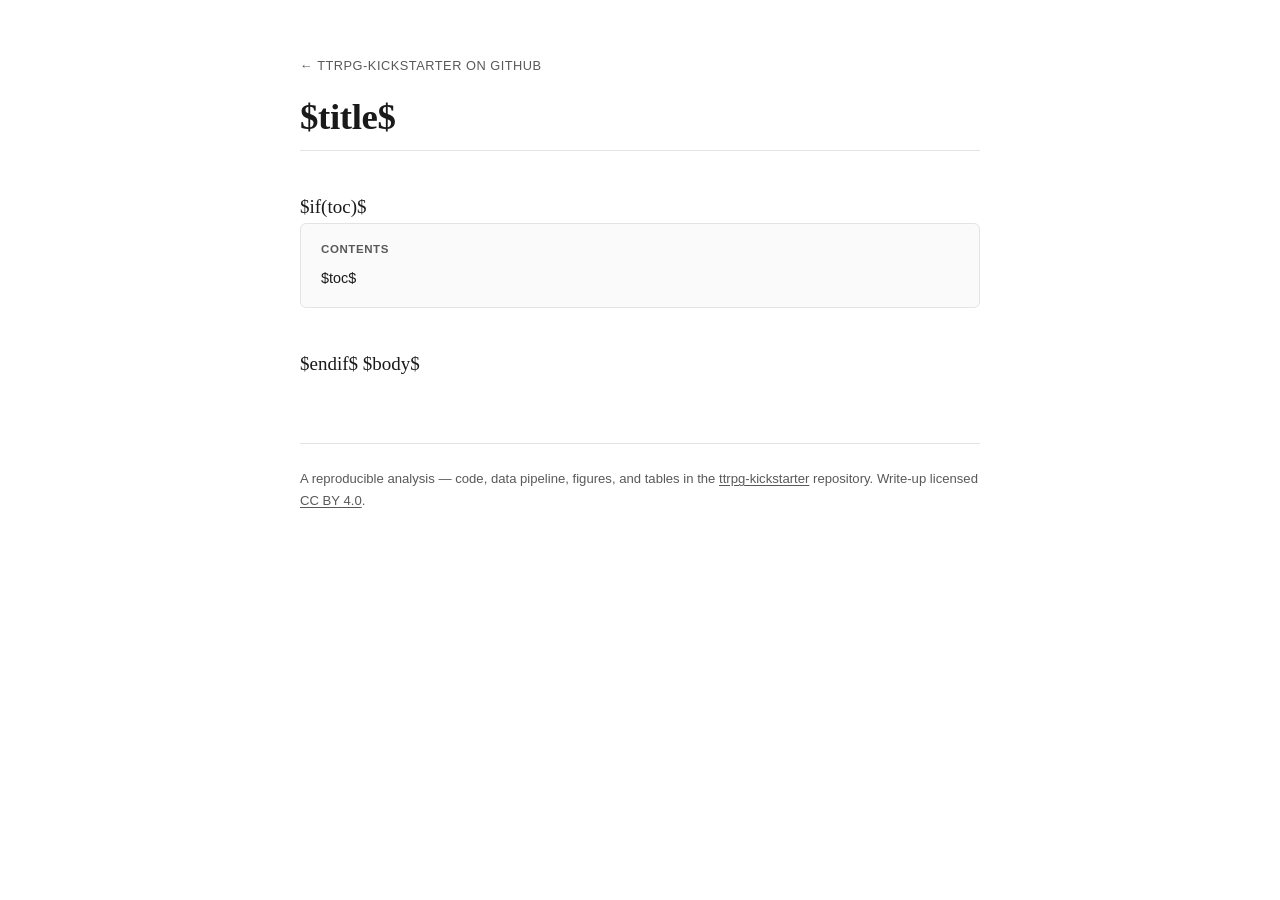
<file: docs/template.html>
<!DOCTYPE html>
<html lang="en">
<head>
  <meta charset="utf-8">
  <meta name="viewport" content="width=device-width, initial-scale=1">
  <meta name="description" content="A reproducible analysis of the tabletop RPG corner of Kickstarter: what gets funded, what raises a lot, and what actually caused the boom.">
  <title>$title$</title>
  <link rel="stylesheet" href="style.css">
</head>
<body>
  <div class="wrap">
    <header class="site">
      <a class="home" href="https://github.com/alchemical-lich/ttrpg-kickstarter">&larr; ttrpg-kickstarter on GitHub</a>
      <h1>$title$</h1>
    </header>
    <main>
$if(toc)$
      <nav id="TOC" role="doc-toc">
$toc$
      </nav>
$endif$
$body$
    </main>
    <footer class="site">
      <p>A reproducible analysis &mdash; code, data pipeline, figures, and tables in the
      <a href="https://github.com/alchemical-lich/ttrpg-kickstarter">ttrpg-kickstarter</a> repository.
      Write-up licensed <a href="https://creativecommons.org/licenses/by/4.0/">CC&nbsp;BY&nbsp;4.0</a>.</p>
    </footer>
  </div>
</body>
</html>
</file>
<file: docs/style.css>
:root {
  --text: #1a1a1a;
  --muted: #595959;
  --bg: #ffffff;
  --accent: #7b2d26;
  --rule: #e3e3e3;
  --notice-bg: #f4f1ec;
  --notice-border: #d8cfbf;
  --maxw: 720px;
}

* { box-sizing: border-box; }

html { -webkit-text-size-adjust: 100%; }

body {
  margin: 0;
  color: var(--text);
  background: var(--bg);
  font-family: Georgia, "Iowan Old Style", "Times New Roman", serif;
  font-size: 19px;
  line-height: 1.65;
}

.wrap {
  max-width: var(--maxw);
  margin: 0 auto;
  padding: 3rem 1.25rem 5rem;
}

header.site {
  border-bottom: 1px solid var(--rule);
  margin-bottom: 2.5rem;
}

header.site .home {
  display: inline-block;
  margin-bottom: 1.25rem;
  font-family: -apple-system, BlinkMacSystemFont, "Segoe UI", Helvetica, Arial, sans-serif;
  font-size: 0.8rem;
  letter-spacing: 0.04em;
  text-transform: uppercase;
  color: var(--muted);
  text-decoration: none;
}
header.site .home:hover { color: var(--accent); }

h1 {
  font-size: 2.3rem;
  line-height: 1.15;
  margin: 0 0 0.75rem;
  letter-spacing: -0.01em;
}

h2 {
  font-size: 1.55rem;
  margin: 3rem 0 0.75rem;
  padding-top: 0.5rem;
  letter-spacing: -0.01em;
}

h3 {
  font-size: 1.2rem;
  margin: 2.25rem 0 0.5rem;
}

a { color: var(--accent); text-decoration: underline; text-underline-offset: 2px; }
a:hover { text-decoration: none; }

p { margin: 0 0 1.15rem; }

strong { font-weight: 700; }

img {
  display: block;
  max-width: 100%;
  height: auto;
  margin: 1.75rem auto 0.6rem;
  border: 1px solid var(--rule);
  border-radius: 4px;
}

/* figure captions: italic paragraph directly after an image */
img + em,
p > em:only-child {
  color: var(--muted);
}

figcaption, .caption {
  color: var(--muted);
  font-size: 0.85rem;
  text-align: center;
}

ol, ul { margin: 0 0 1.15rem; padding-left: 1.5rem; }
li { margin-bottom: 0.4rem; }

hr {
  border: none;
  border-top: 1px solid var(--rule);
  margin: 3rem 0;
}

/* notice box */
.notice {
  background: var(--notice-bg);
  border: 1px solid var(--notice-border);
  border-left: 4px solid var(--accent);
  border-radius: 4px;
  padding: 0.9rem 1.1rem;
  margin: 0 0 2rem;
  font-family: -apple-system, BlinkMacSystemFont, "Segoe UI", Helvetica, Arial, sans-serif;
  font-size: 0.92rem;
  line-height: 1.5;
}
.notice p { margin: 0; }

/* table of contents */
nav#TOC {
  background: #fafafa;
  border: 1px solid var(--rule);
  border-radius: 6px;
  padding: 1rem 1.25rem 1rem 1.25rem;
  margin: 0 0 2.5rem;
  font-family: -apple-system, BlinkMacSystemFont, "Segoe UI", Helvetica, Arial, sans-serif;
  font-size: 0.9rem;
}
nav#TOC::before {
  content: "Contents";
  display: block;
  font-weight: 700;
  text-transform: uppercase;
  letter-spacing: 0.05em;
  font-size: 0.72rem;
  color: var(--muted);
  margin-bottom: 0.5rem;
}
nav#TOC ul { list-style: none; padding-left: 0; margin: 0; }
nav#TOC ul ul { padding-left: 1rem; }
nav#TOC li { margin-bottom: 0.25rem; }
nav#TOC a { color: var(--text); text-decoration: none; }
nav#TOC a:hover { color: var(--accent); text-decoration: underline; }

/* footnotes */
.footnotes {
  margin-top: 3rem;
  padding-top: 1rem;
  border-top: 1px solid var(--rule);
  font-size: 0.85rem;
  color: var(--muted);
}
.footnotes li { margin-bottom: 0.6rem; }

sup a { text-decoration: none; }

footer.site {
  margin-top: 4rem;
  padding-top: 1.5rem;
  border-top: 1px solid var(--rule);
  font-family: -apple-system, BlinkMacSystemFont, "Segoe UI", Helvetica, Arial, sans-serif;
  font-size: 0.82rem;
  color: var(--muted);
}
footer.site a { color: var(--muted); }

@media (max-width: 600px) {
  body { font-size: 17px; }
  h1 { font-size: 1.8rem; }
  .wrap { padding: 2rem 1rem 3rem; }
}
</file>
